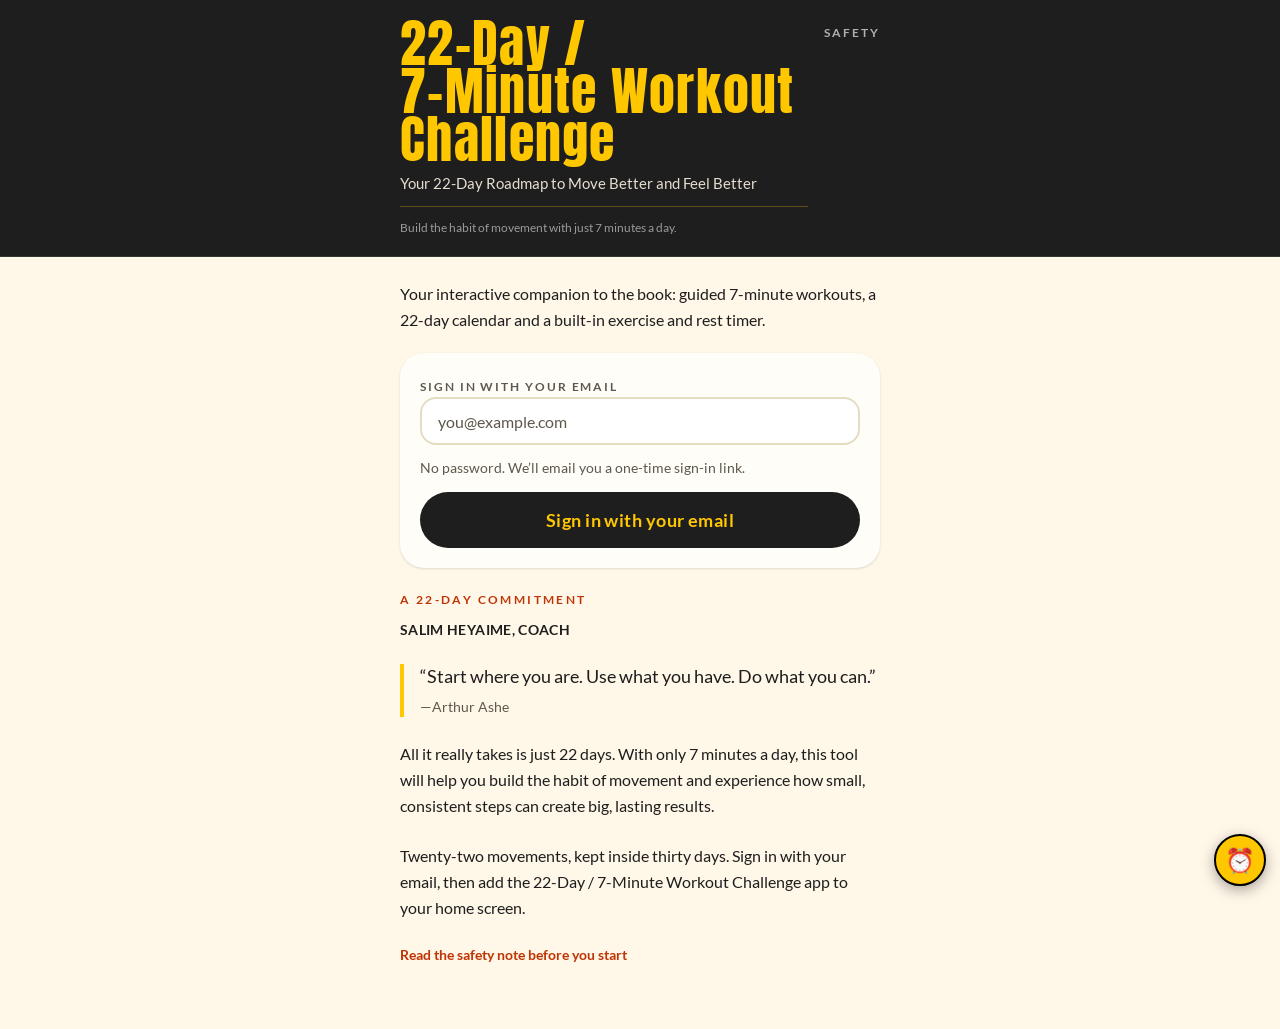
<file: index.html>
<!doctype html>
<html lang="en">
  <head>
    <meta charset="UTF-8" />
    <link rel="icon" type="image/png" sizes="32x32" href="/icons/favicon-32-v5.png" />
    <link rel="icon" href="/favicon.ico" sizes="any" />
    <link rel="apple-touch-icon" href="/icons/apple-touch-icon-v5.png" />
    <meta name="viewport" content="width=device-width, initial-scale=1, viewport-fit=cover" />
    <meta name="theme-color" content="#FFC700" />
    <meta
      name="description"
      content="Salim Heyaime’s 22-day movement program. A guided 7-minute workout each day."
    />
    <meta name="robots" content="noindex, nofollow" />
    <link rel="canonical" href="https://app.coachsalimheyaime.com/" />
    <meta name="apple-mobile-web-app-capable" content="yes" />
    <meta name="mobile-web-app-capable" content="yes" />
    <meta name="apple-mobile-web-app-status-bar-style" content="black-translucent" />
    <meta name="apple-mobile-web-app-title" content="22-Day" />
    <title>22-Day / 7-Minute Workout Challenge</title>
    <!-- Check-in fields paused (interim): hides energy/mood/reflection inputs and keeps them out of every day_logs write. -->
    <script src="/assets/checkins-off-d7317ff2.js"></script>
    <!-- Book-code gate (preview): after sign-in, accounts without access enter the code from the book. -->
    <script defer src="/assets/book-gate-65e3cbe8.js"></script>
    <script type="module" crossorigin src="/assets/index-29c23b94.js"></script>
    <link rel="stylesheet" crossorigin href="/assets/index-6953f694.css">
    <script defer src="/assets/reminders-dc1cd6b2.js"></script>
  <link rel="manifest" href="/manifest.webmanifest"><script id="vite-plugin-pwa:register-sw" src="/registerSW.js"></script></head>
  <body>
    <div id="root"></div>
    <noscript>The 22-Day / 7-Minute Workout Challenge app needs JavaScript for the workout timer and your check-offs.</noscript>
  <script src="/js/external-links.js" defer></script>
  </body>
</html>
</file>
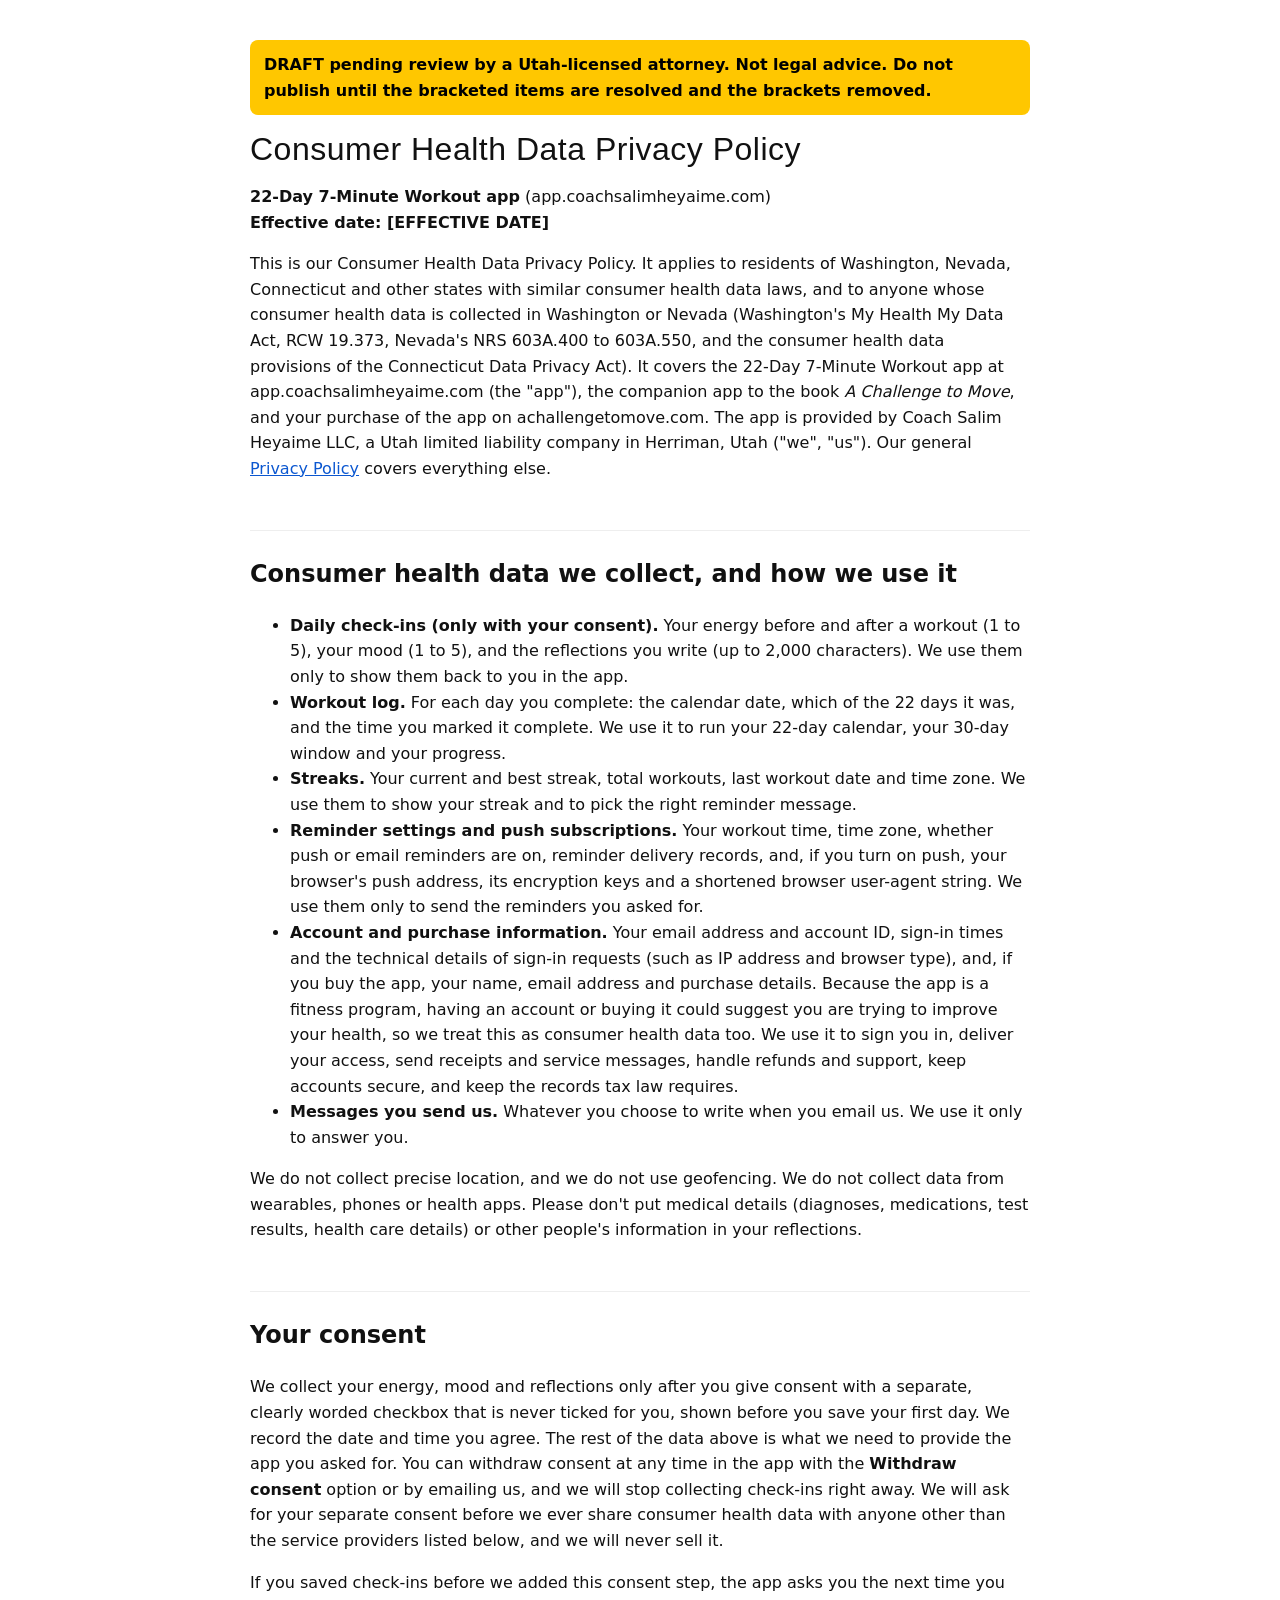
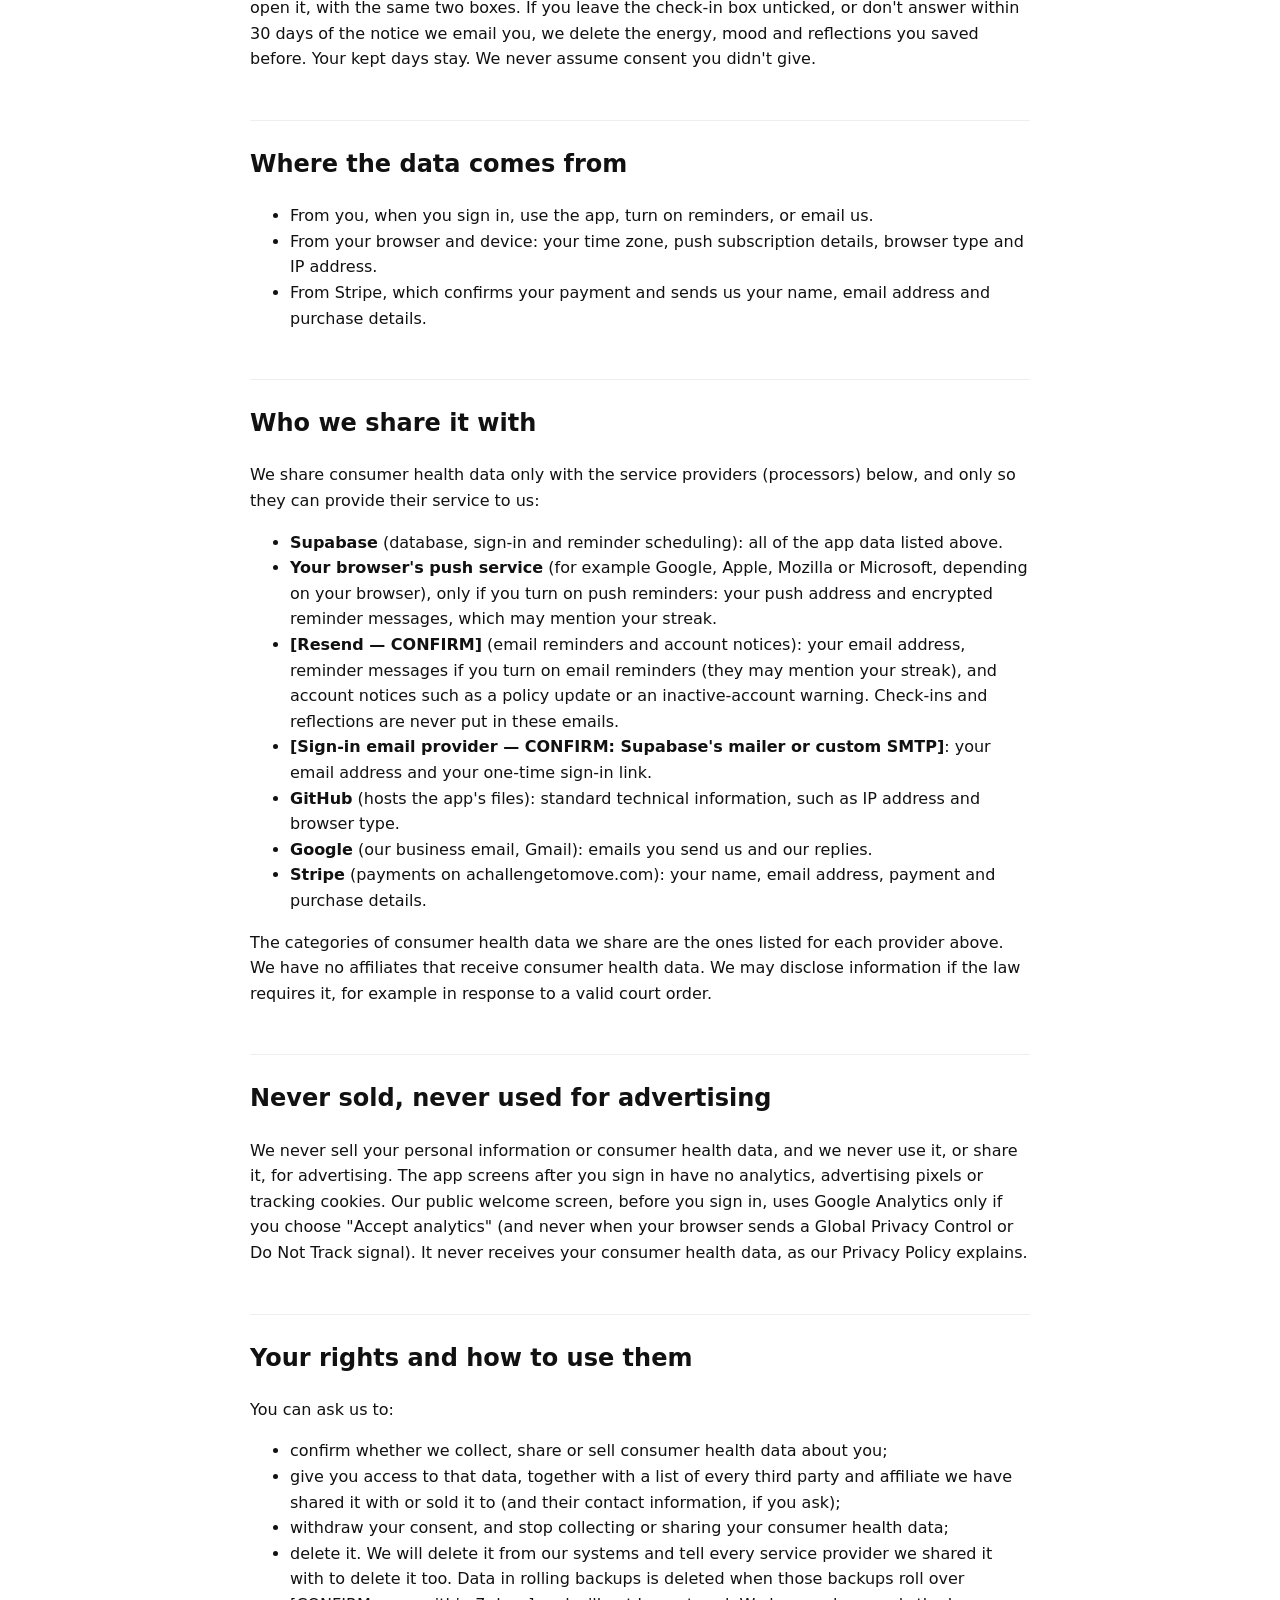
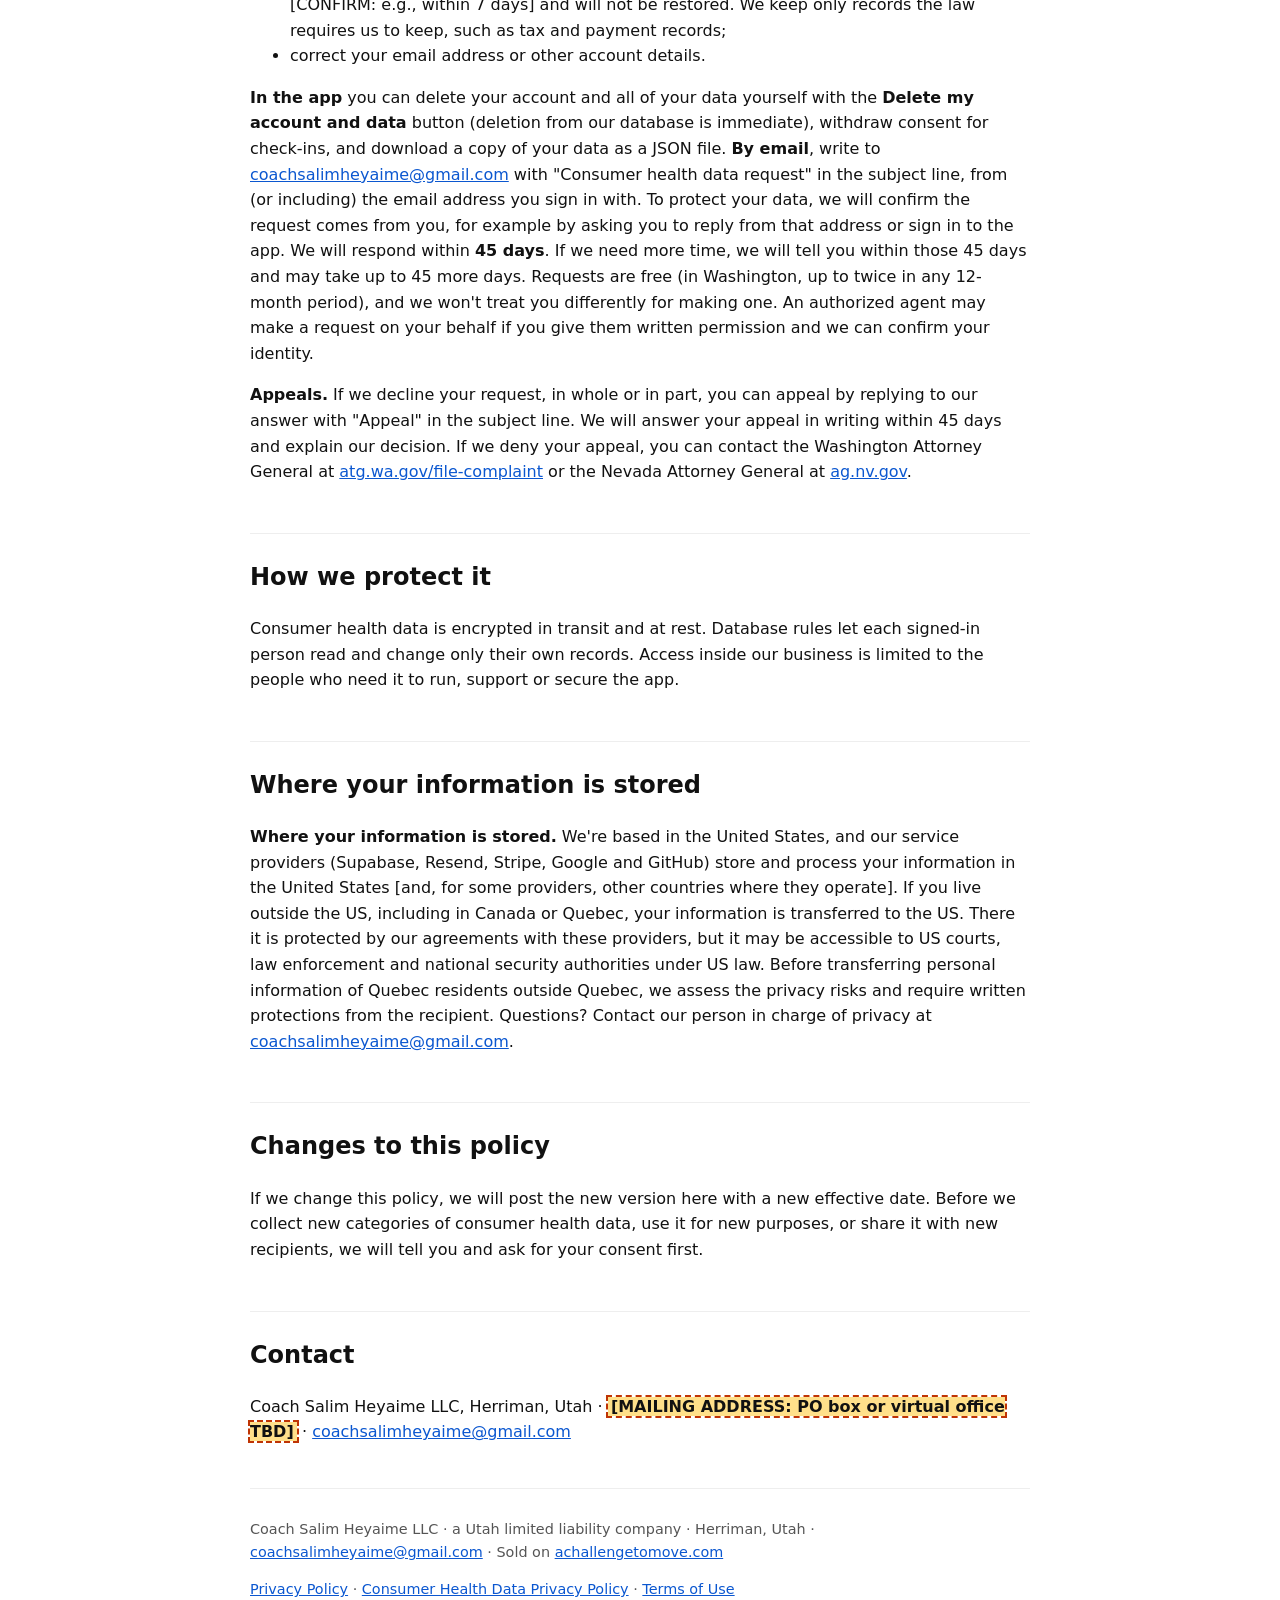
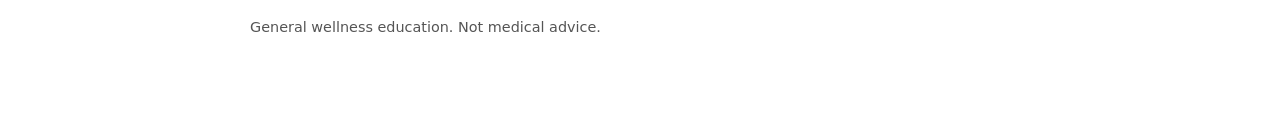
<file: consumer-health-data/index.html>
<!doctype html>
<html lang="en">
<head>
<meta charset="utf-8">
<meta name="viewport" content="width=device-width, initial-scale=1">
<meta name="robots" content="noindex, nofollow">
<title>Consumer Health Data Privacy Policy · 22-Day 7-Minute Workout · DRAFT</title>
<style>
  body{font-family:Lato,system-ui,-apple-system,"Segoe UI",Arial,sans-serif;line-height:1.6;max-width:780px;margin:0 auto;padding:24px 18px 60px;color:#111;background:#fff}
  h1{font-family:Anton,Impact,"Arial Narrow",sans-serif;font-weight:400;letter-spacing:.5px;line-height:1.15;margin:.4em 0}
  h2{margin-top:2em;border-top:1px solid #eee;padding-top:1em}
  .draft{background:#FFC700;color:#000;padding:12px 14px;border-radius:8px;font-weight:700}
  .note{background:#fff7d6;border-left:4px solid #FFC700;padding:10px 14px;margin:1em 0}
  .alt{background:#eef4ff;border-left:4px solid #3b6fd8;padding:10px 14px;margin:1em 0}
  table{border-collapse:collapse;width:100%;font-size:.95em}
  th,td{border:1px solid #ddd;padding:8px;vertical-align:top;text-align:left}
  th{background:#f6f6f6}
  .caps{font-weight:700;text-transform:none}
  a{color:#0b57d0}
  footer{margin-top:3em;font-size:.9em;color:#555;border-top:1px solid #eee;padding-top:1em}
  .tbd{background:#ffe08a;outline:2px dashed #bf3404;padding:0 .2em;font-weight:700}
</style>
</head>
<body>
<p class="draft">DRAFT pending review by a Utah-licensed attorney. Not legal advice. Do not publish until the bracketed items are resolved and the brackets removed.</p>

<h1>Consumer Health Data Privacy Policy</h1>
<p><strong>22-Day 7-Minute Workout app</strong> (app.coachsalimheyaime.com)<br>
<strong>Effective date: [EFFECTIVE DATE]</strong></p>

<p>This is our Consumer Health Data Privacy Policy. It applies to residents of Washington, Nevada, Connecticut and other states with similar consumer health data laws, and to anyone whose consumer health data is collected in Washington or Nevada (Washington's My Health My Data Act, RCW 19.373, Nevada's NRS 603A.400 to 603A.550, and the consumer health data provisions of the Connecticut Data Privacy Act). It covers the 22-Day 7-Minute Workout app at app.coachsalimheyaime.com (the "app"), the companion app to the book <em>A Challenge to Move</em>, and your purchase of the app on achallengetomove.com. The app is provided by Coach Salim Heyaime LLC, a Utah limited liability company in Herriman, Utah ("we", "us"). Our general <a href="/privacy/">Privacy Policy</a> covers everything else.</p>

<h2>Consumer health data we collect, and how we use it</h2>
<ul>
  <li><strong>Daily check-ins (only with your consent).</strong> Your energy before and after a workout (1 to 5), your mood (1 to 5), and the reflections you write (up to 2,000 characters). We use them only to show them back to you in the app.</li>
  <li><strong>Workout log.</strong> For each day you complete: the calendar date, which of the 22 days it was, and the time you marked it complete. We use it to run your 22-day calendar, your 30-day window and your progress.</li>
  <li><strong>Streaks.</strong> Your current and best streak, total workouts, last workout date and time zone. We use them to show your streak and to pick the right reminder message.</li>
  <li><strong>Reminder settings and push subscriptions.</strong> Your workout time, time zone, whether push or email reminders are on, reminder delivery records, and, if you turn on push, your browser's push address, its encryption keys and a shortened browser user-agent string. We use them only to send the reminders you asked for.</li>
  <li><strong>Account and purchase information.</strong> Your email address and account ID, sign-in times and the technical details of sign-in requests (such as IP address and browser type), and, if you buy the app, your name, email address and purchase details. Because the app is a fitness program, having an account or buying it could suggest you are trying to improve your health, so we treat this as consumer health data too. We use it to sign you in, deliver your access, send receipts and service messages, handle refunds and support, keep accounts secure, and keep the records tax law requires.</li>
  <li><strong>Messages you send us.</strong> Whatever you choose to write when you email us. We use it only to answer you.</li>
</ul>
<p>We do not collect precise location, and we do not use geofencing. We do not collect data from wearables, phones or health apps. Please don't put medical details (diagnoses, medications, test results, health care details) or other people's information in your reflections.</p>

<h2>Your consent</h2>
<p>We collect your energy, mood and reflections only after you give consent with a separate, clearly worded checkbox that is never ticked for you, shown before you save your first day. We record the date and time you agree. The rest of the data above is what we need to provide the app you asked for. You can withdraw consent at any time in the app with the <strong>Withdraw consent</strong> option or by emailing us, and we will stop collecting check-ins right away. We will ask for your separate consent before we ever share consumer health data with anyone other than the service providers listed below, and we will never sell it.</p>
<p>If you saved check-ins before we added this consent step, the app asks you the next time you open it, with the same two boxes. If you leave the check-in box unticked, or don't answer within 30 days of the notice we email you, we delete the energy, mood and reflections you saved before. Your kept days stay. We never assume consent you didn't give.</p>

<h2>Where the data comes from</h2>
<ul>
  <li>From you, when you sign in, use the app, turn on reminders, or email us.</li>
  <li>From your browser and device: your time zone, push subscription details, browser type and IP address.</li>
  <li>From Stripe, which confirms your payment and sends us your name, email address and purchase details.</li>
</ul>

<h2>Who we share it with</h2>
<p>We share consumer health data only with the service providers (processors) below, and only so they can provide their service to us:</p>
<ul>
  <li><strong>Supabase</strong> (database, sign-in and reminder scheduling): all of the app data listed above.</li>
  <li><strong>Your browser's push service</strong> (for example Google, Apple, Mozilla or Microsoft, depending on your browser), only if you turn on push reminders: your push address and encrypted reminder messages, which may mention your streak.</li>
  <li><strong>[Resend — CONFIRM]</strong> (email reminders and account notices): your email address, reminder messages if you turn on email reminders (they may mention your streak), and account notices such as a policy update or an inactive-account warning. Check-ins and reflections are never put in these emails.</li>
  <li><strong>[Sign-in email provider — CONFIRM: Supabase's mailer or custom SMTP]</strong>: your email address and your one-time sign-in link.</li>
  <li><strong>GitHub</strong> (hosts the app's files): standard technical information, such as IP address and browser type.</li>
  <li><strong>Google</strong> (our business email, Gmail): emails you send us and our replies.</li>
  <li><strong>Stripe</strong> (payments on achallengetomove.com): your name, email address, payment and purchase details.</li>
</ul>
<p>The categories of consumer health data we share are the ones listed for each provider above. We have no affiliates that receive consumer health data. We may disclose information if the law requires it, for example in response to a valid court order.</p>

<h2>Never sold, never used for advertising</h2>
<p>We never sell your personal information or consumer health data, and we never use it, or share it, for advertising. The app screens after you sign in have no analytics, advertising pixels or tracking cookies. Our public welcome screen, before you sign in, uses Google Analytics only if you choose "Accept analytics" (and never when your browser sends a Global Privacy Control or Do Not Track signal). It never receives your consumer health data, as our Privacy Policy explains.</p>

<h2>Your rights and how to use them</h2>
<p>You can ask us to:</p>
<ul>
  <li>confirm whether we collect, share or sell consumer health data about you;</li>
  <li>give you access to that data, together with a list of every third party and affiliate we have shared it with or sold it to (and their contact information, if you ask);</li>
  <li>withdraw your consent, and stop collecting or sharing your consumer health data;</li>
  <li>delete it. We will delete it from our systems and tell every service provider we shared it with to delete it too. Data in rolling backups is deleted when those backups roll over [CONFIRM: e.g., within 7 days] and will not be restored. We keep only records the law requires us to keep, such as tax and payment records;</li>
  <li>correct your email address or other account details.</li>
</ul>
<p><strong>In the app</strong> you can delete your account and all of your data yourself with the <strong>Delete my account and data</strong> button (deletion from our database is immediate), withdraw consent for check-ins, and download a copy of your data as a JSON file. <strong>By email</strong>, write to <a href="mailto:coachsalimheyaime@gmail.com?subject=Consumer%20health%20data%20request">coachsalimheyaime@gmail.com</a> with "Consumer health data request" in the subject line, from (or including) the email address you sign in with. To protect your data, we will confirm the request comes from you, for example by asking you to reply from that address or sign in to the app. We will respond within <strong>45 days</strong>. If we need more time, we will tell you within those 45 days and may take up to 45 more days. Requests are free (in Washington, up to twice in any 12-month period), and we won't treat you differently for making one. An authorized agent may make a request on your behalf if you give them written permission and we can confirm your identity.</p>

<p><strong>Appeals.</strong> If we decline your request, in whole or in part, you can appeal by replying to our answer with "Appeal" in the subject line. We will answer your appeal in writing within 45 days and explain our decision. If we deny your appeal, you can contact the Washington Attorney General at <a href="https://www.atg.wa.gov/file-complaint">atg.wa.gov/file-complaint</a> or the Nevada Attorney General at <a href="https://ag.nv.gov/">ag.nv.gov</a>.</p>

<h2>How we protect it</h2>
<p>Consumer health data is encrypted in transit and at rest. Database rules let each signed-in person read and change only their own records. Access inside our business is limited to the people who need it to run, support or secure the app.</p>

<h2>Where your information is stored</h2>
<p><strong>Where your information is stored.</strong> We're based in the United States, and our service providers (Supabase, Resend, Stripe, Google and GitHub) store and process your information in the United States [and, for some providers, other countries where they operate]. If you live outside the US, including in Canada or Quebec, your information is transferred to the US. There it is protected by our agreements with these providers, but it may be accessible to US courts, law enforcement and national security authorities under US law. Before transferring personal information of Quebec residents outside Quebec, we assess the privacy risks and require written protections from the recipient. Questions? Contact our person in charge of privacy at <a href="mailto:coachsalimheyaime@gmail.com">coachsalimheyaime@gmail.com</a>.</p>

<h2>Changes to this policy</h2>
<p>If we change this policy, we will post the new version here with a new effective date. Before we collect new categories of consumer health data, use it for new purposes, or share it with new recipients, we will tell you and ask for your consent first.</p>

<h2>Contact</h2>
<p>Coach Salim Heyaime LLC, Herriman, Utah · <span class="tbd">[MAILING ADDRESS: PO box or virtual office TBD]</span> · <a href="mailto:coachsalimheyaime@gmail.com">coachsalimheyaime@gmail.com</a></p>

<footer>
<p>Coach Salim Heyaime LLC · a Utah limited liability company · Herriman, Utah · <a href="mailto:coachsalimheyaime@gmail.com">coachsalimheyaime@gmail.com</a> · Sold on <a href="https://achallengetomove.com/">achallengetomove.com</a></p>
<p><a href="/privacy/">Privacy Policy</a> · <a href="/consumer-health-data/">Consumer Health Data Privacy Policy</a> · <a href="/terms/">Terms of Use</a></p>
<p>General wellness education. Not medical advice.</p>
</footer>
</body>
</html>
</file>
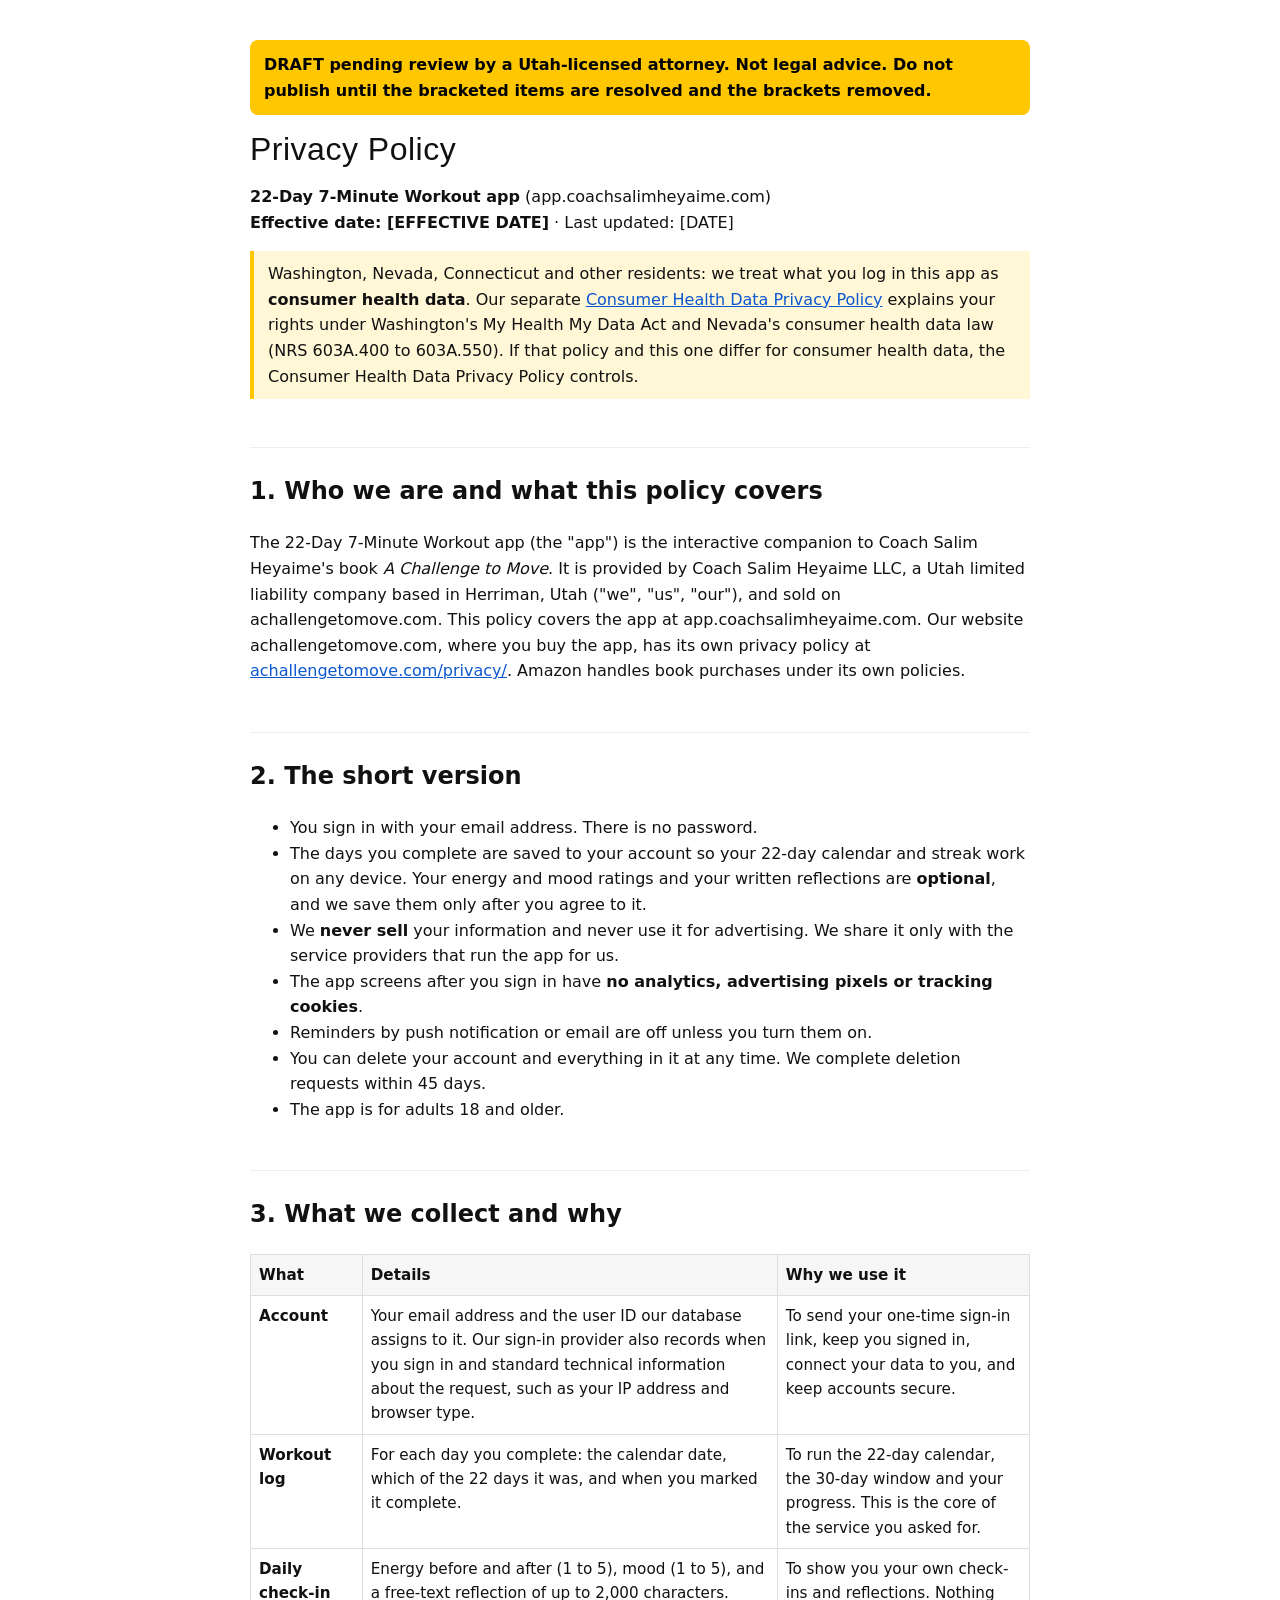
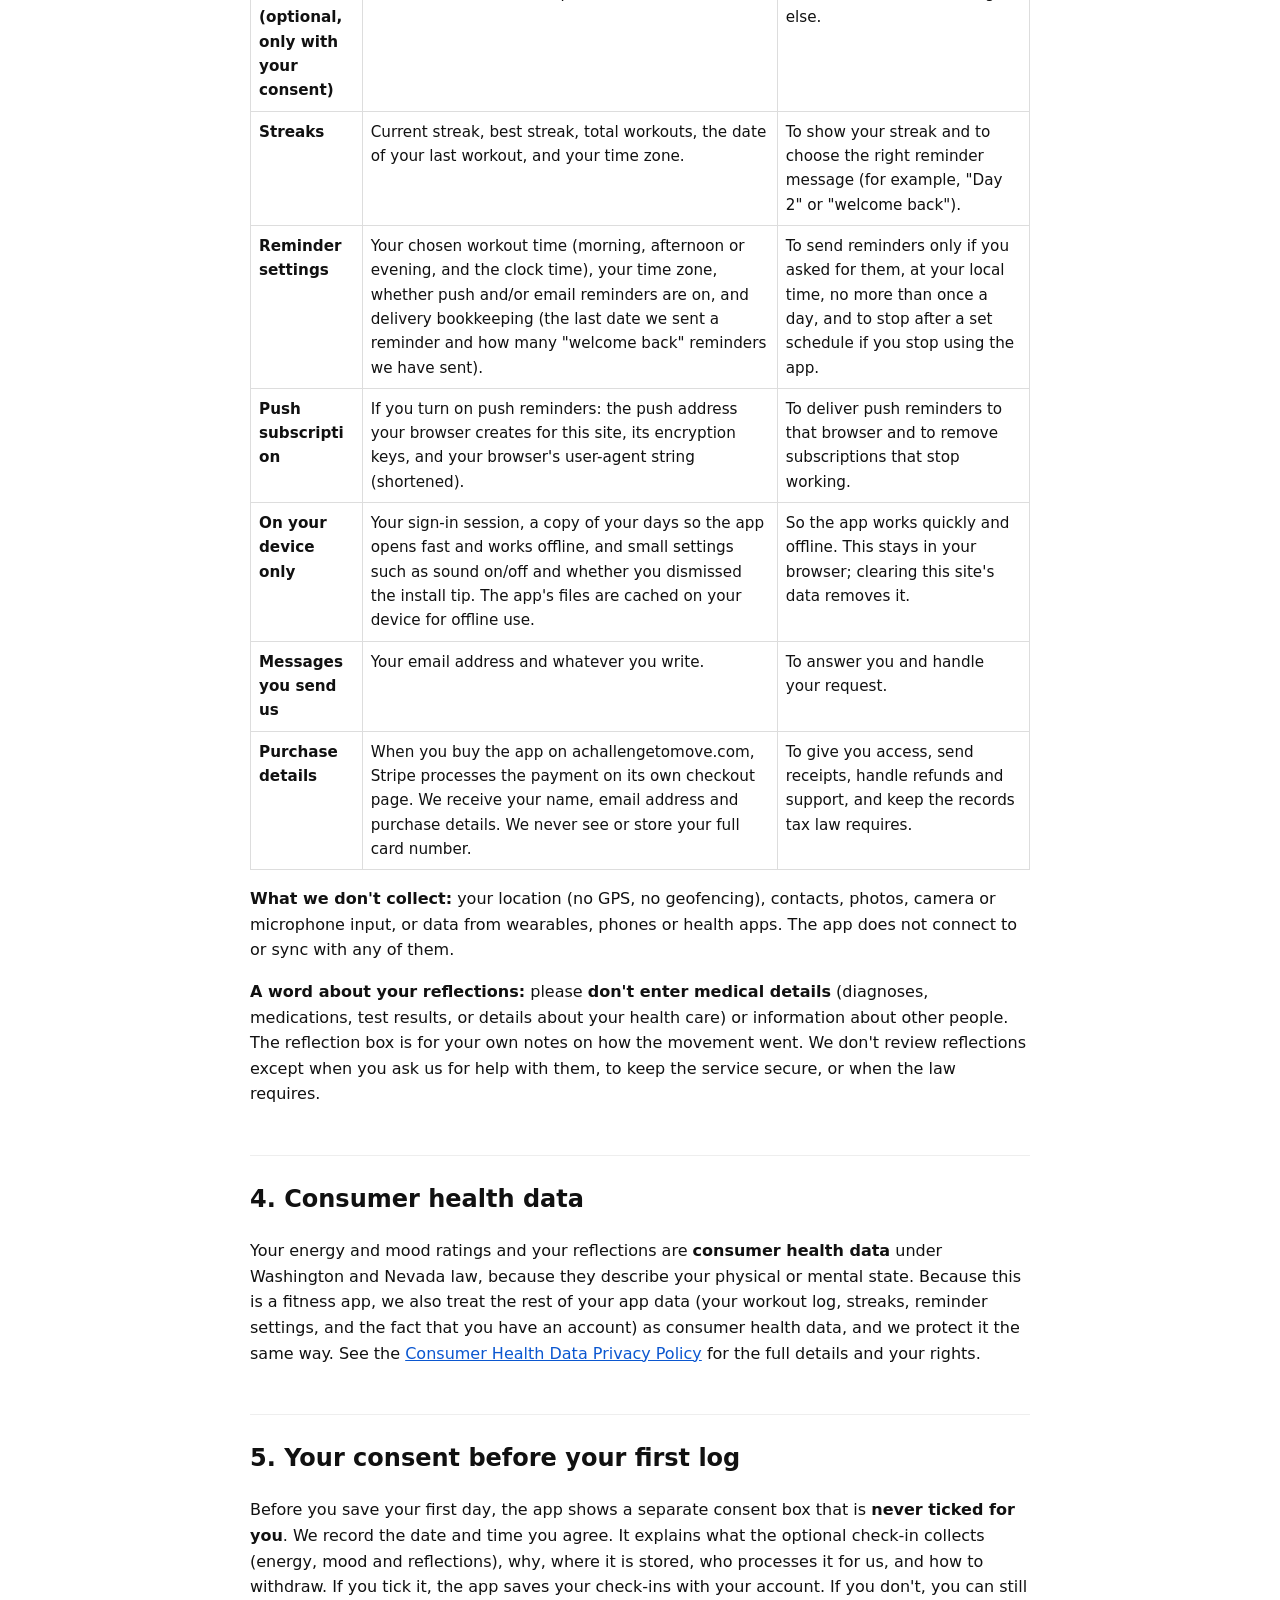
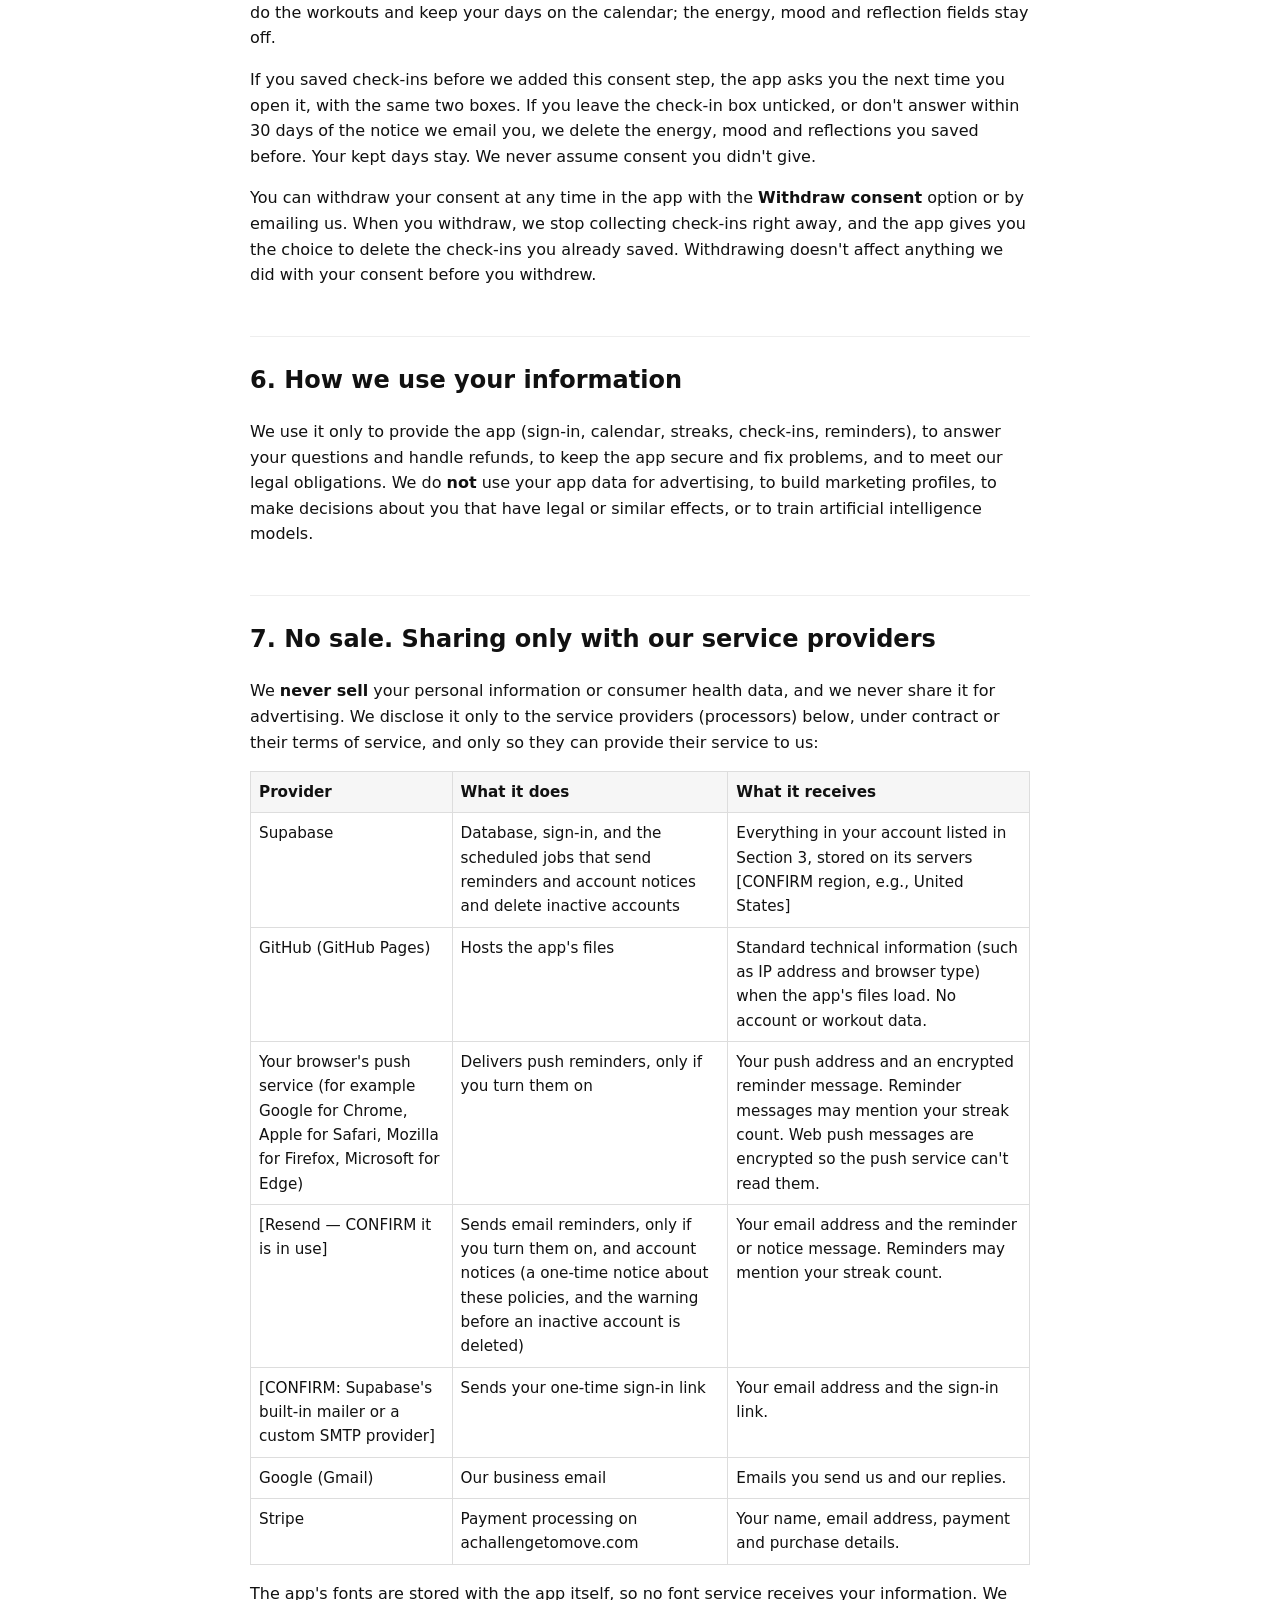
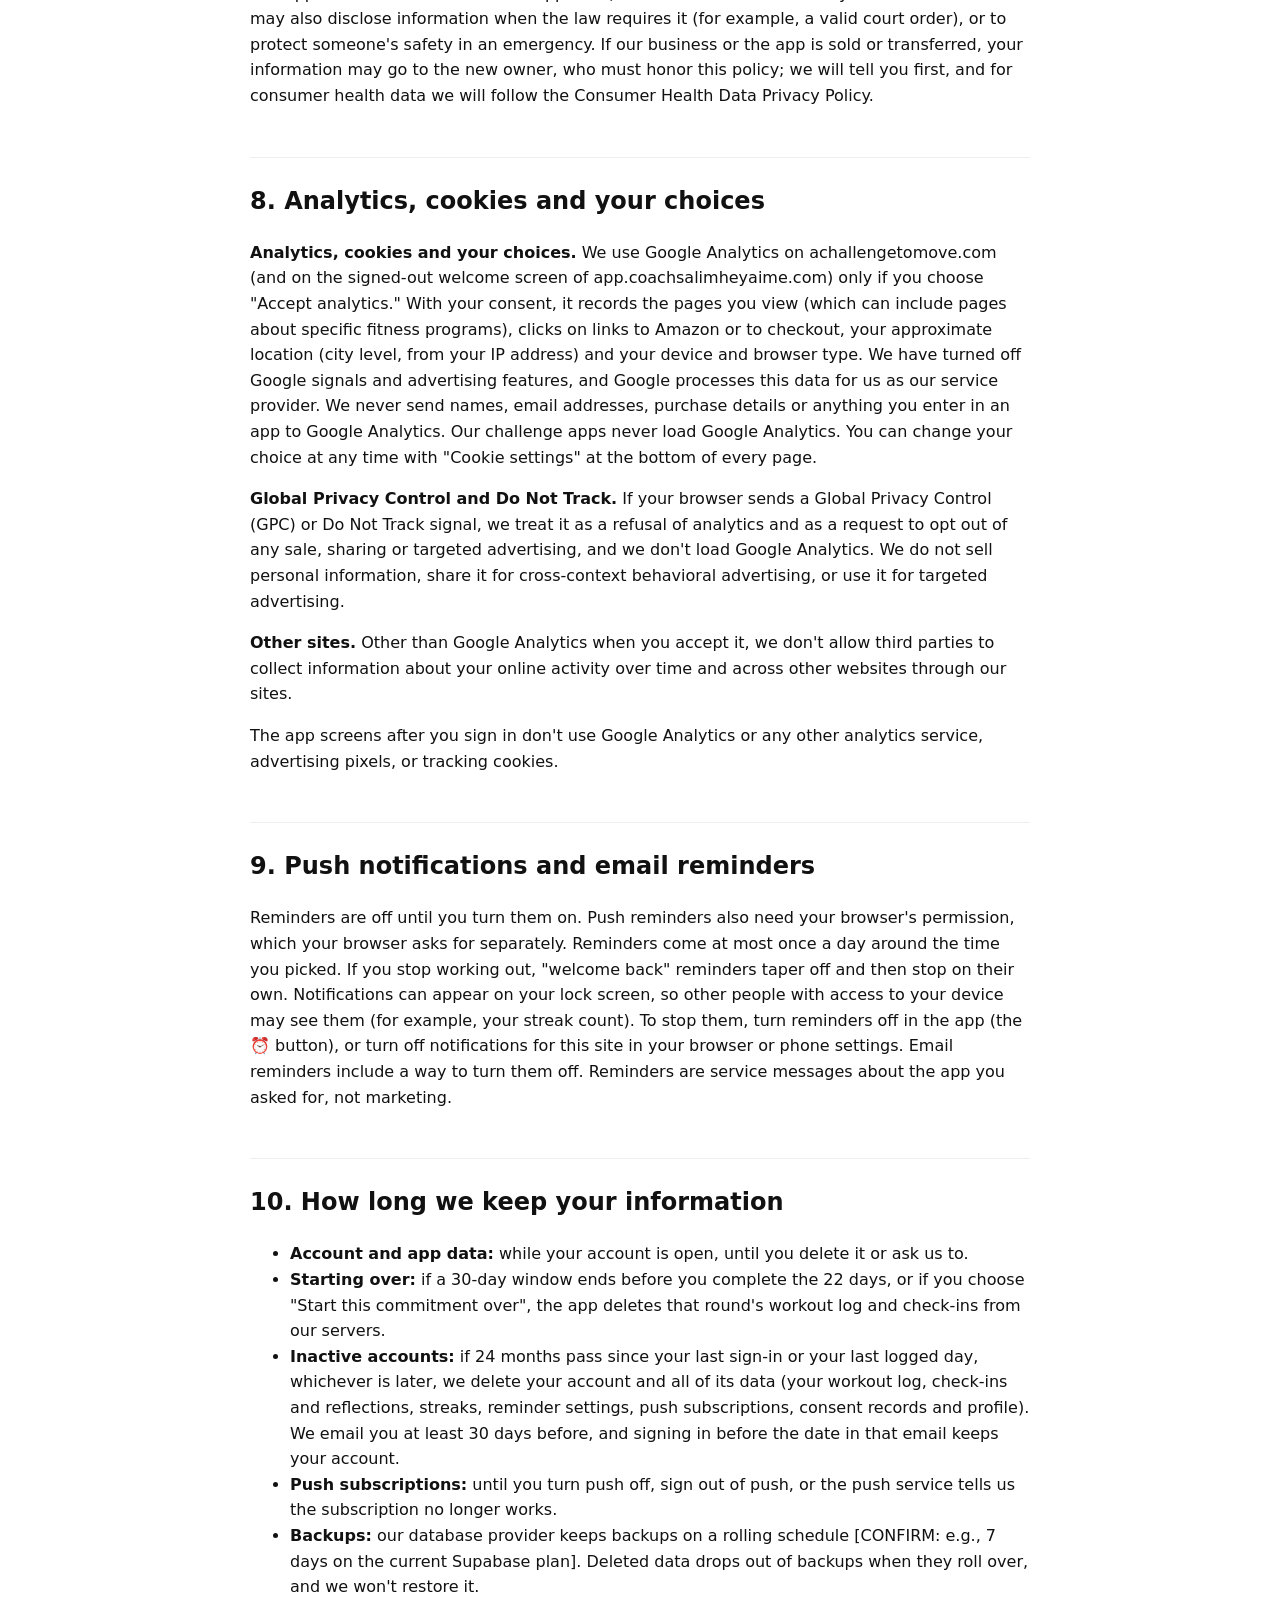
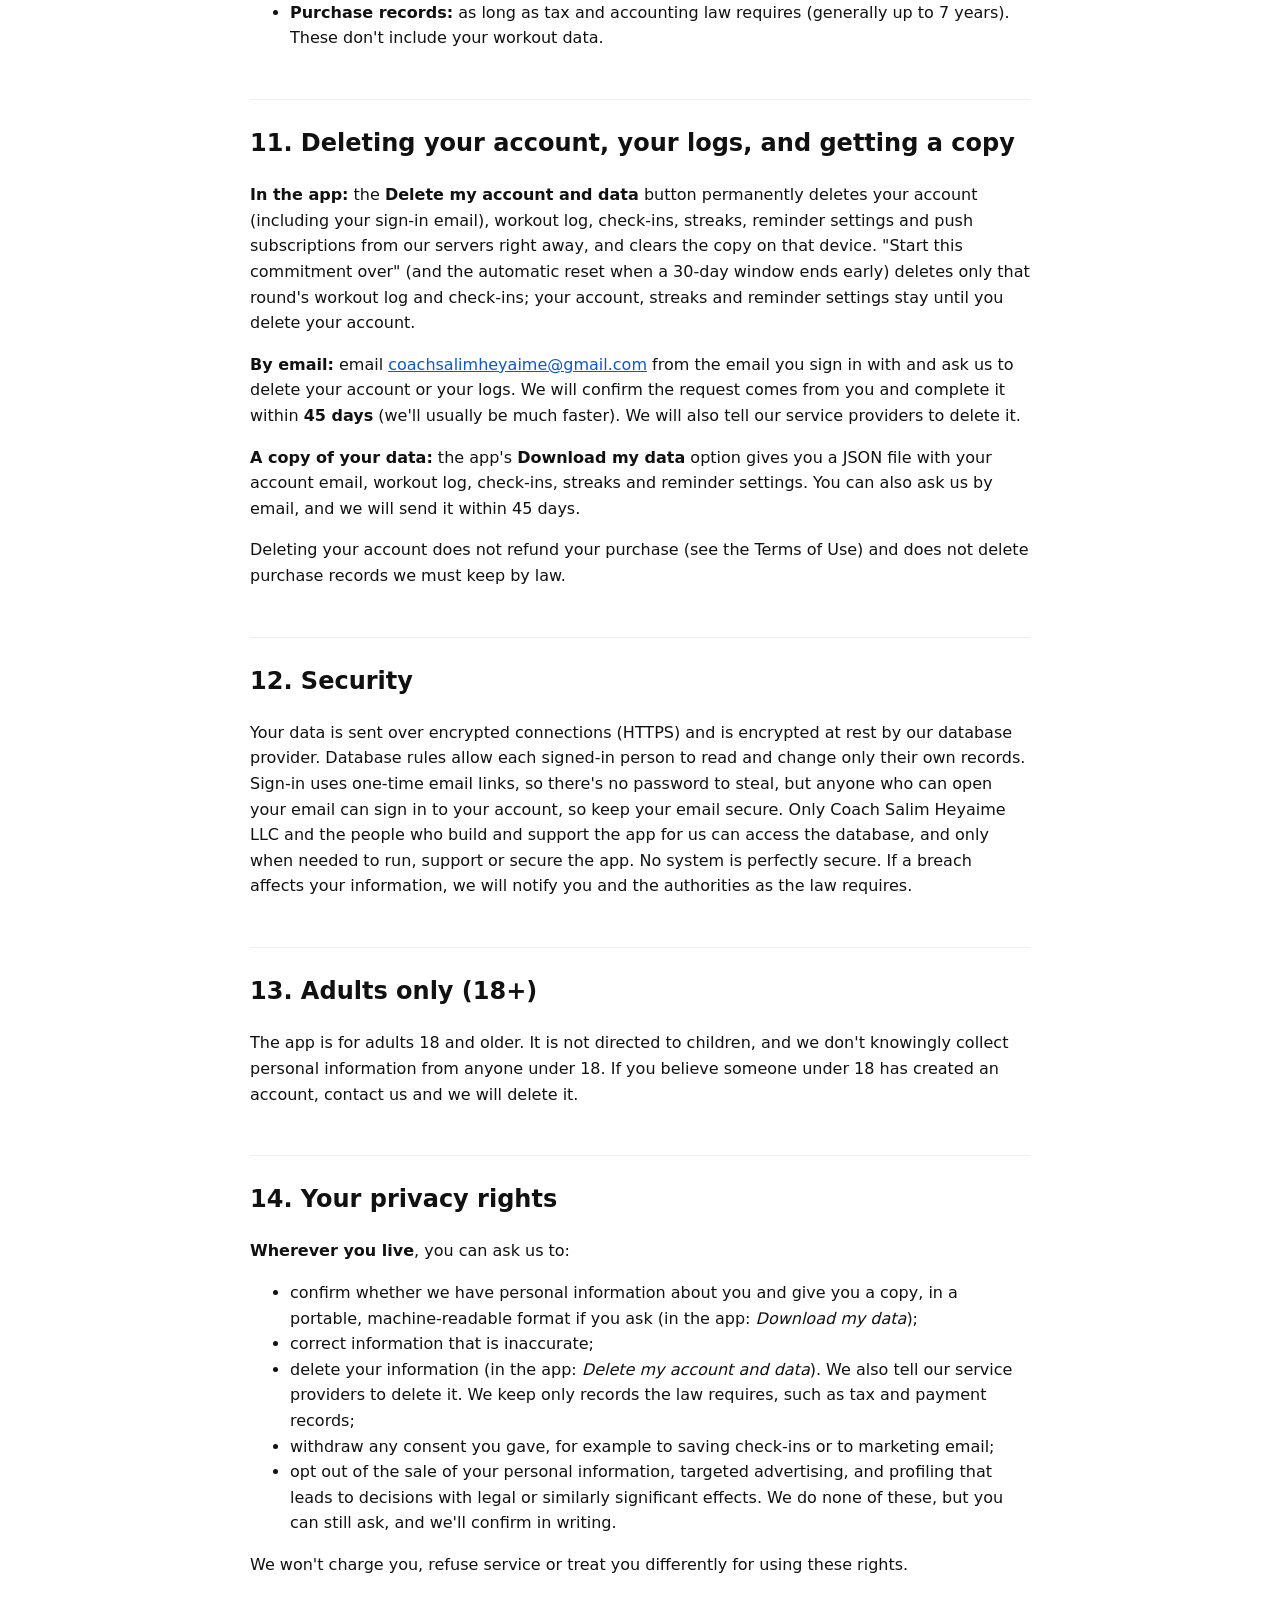
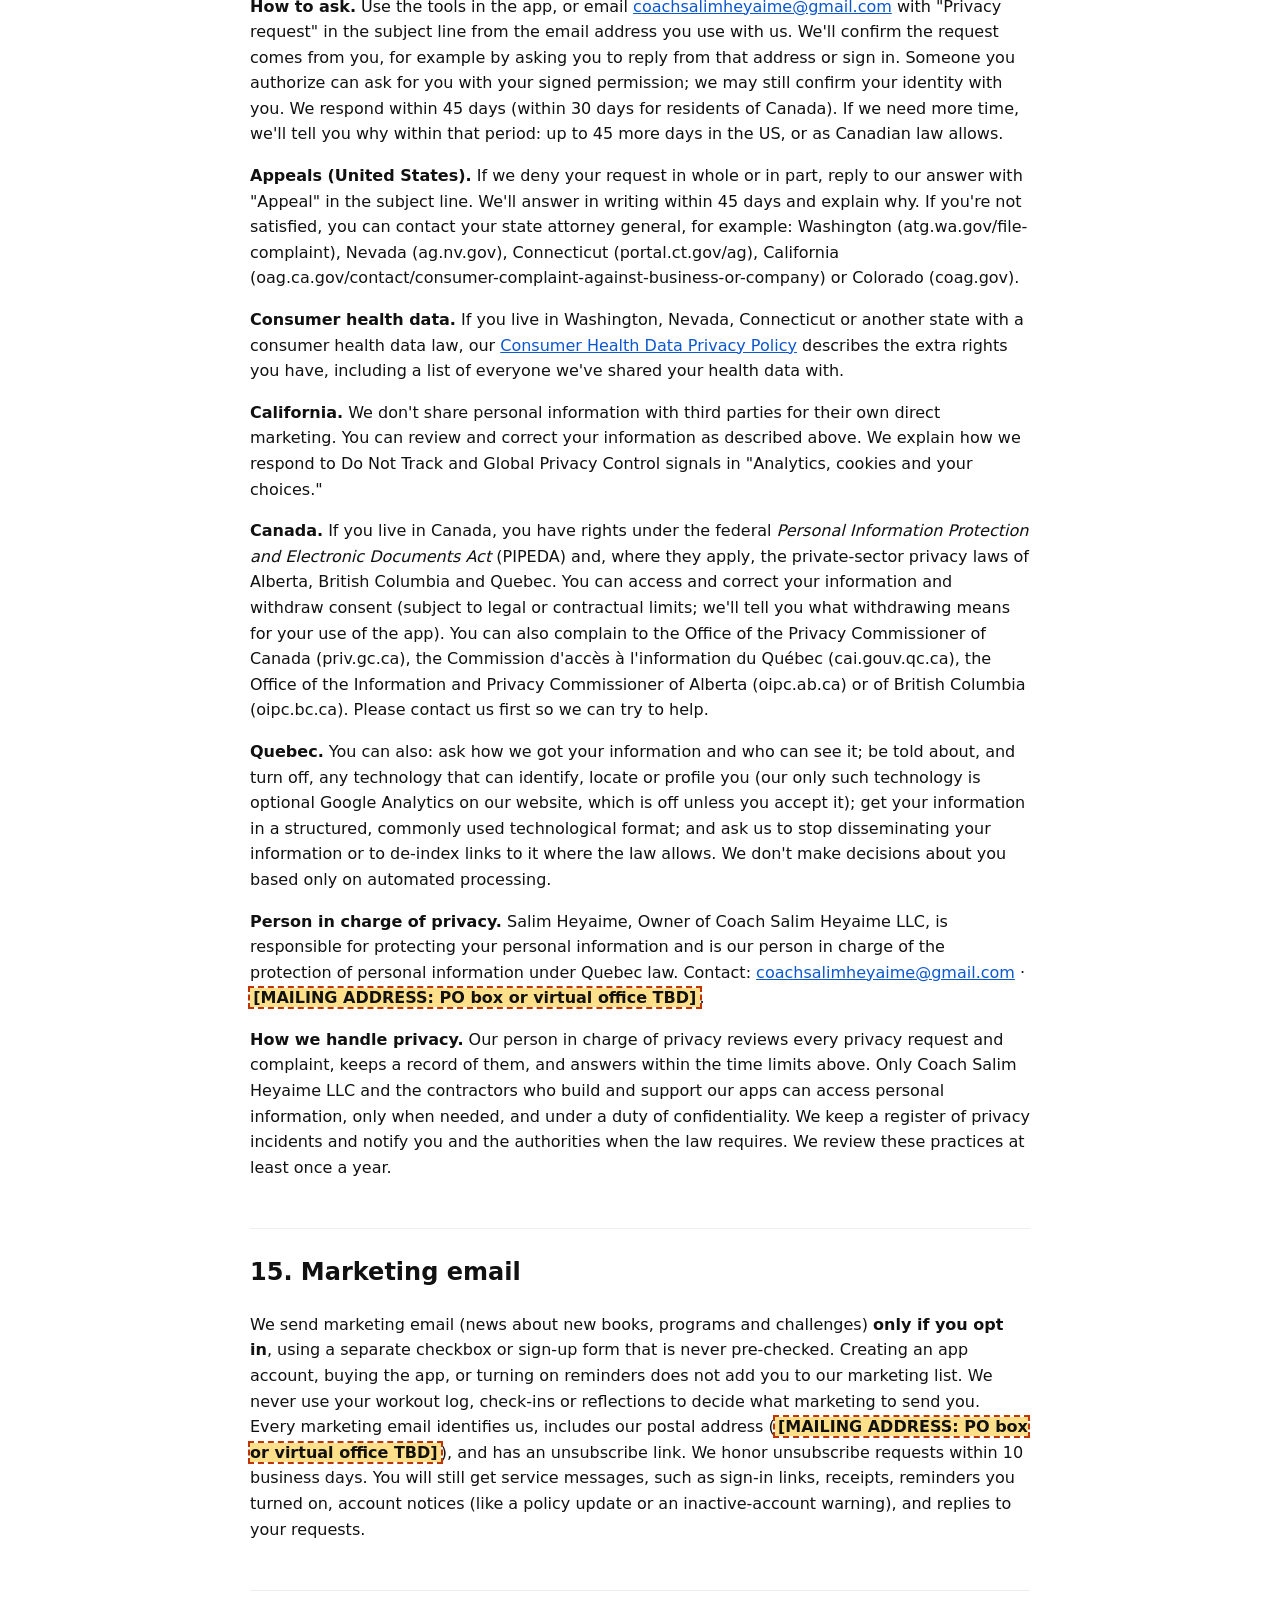
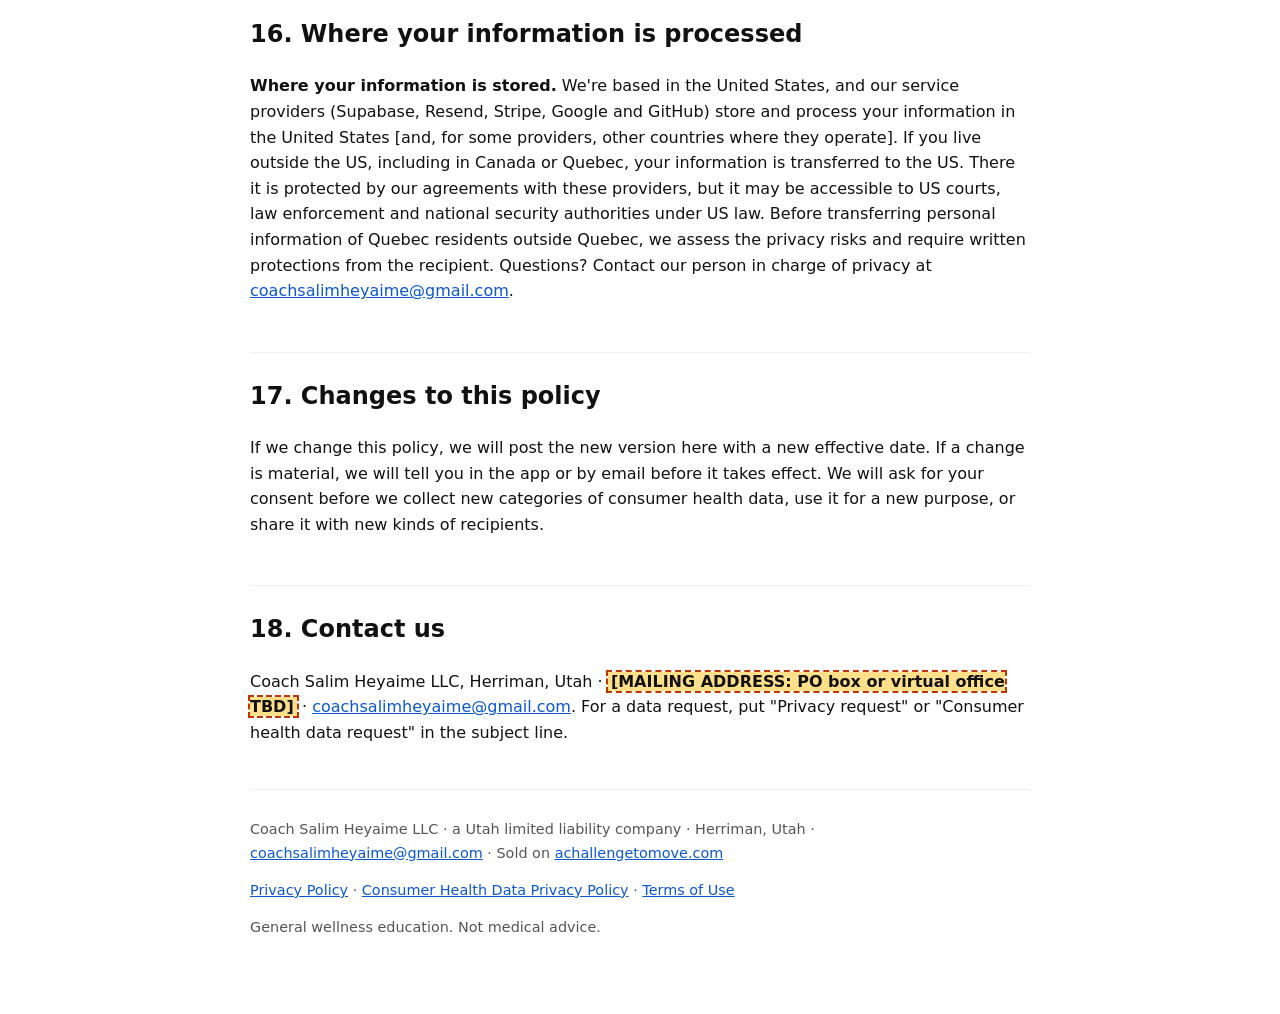
<file: privacy/index.html>
<!doctype html>
<html lang="en">
<head>
<meta charset="utf-8">
<meta name="viewport" content="width=device-width, initial-scale=1">
<meta name="robots" content="noindex, nofollow">
<title>Privacy Policy · 22-Day 7-Minute Workout · DRAFT</title>
<style>
  body{font-family:Lato,system-ui,-apple-system,"Segoe UI",Arial,sans-serif;line-height:1.6;max-width:780px;margin:0 auto;padding:24px 18px 60px;color:#111;background:#fff}
  h1{font-family:Anton,Impact,"Arial Narrow",sans-serif;font-weight:400;letter-spacing:.5px;line-height:1.15;margin:.4em 0}
  h2{margin-top:2em;border-top:1px solid #eee;padding-top:1em}
  .draft{background:#FFC700;color:#000;padding:12px 14px;border-radius:8px;font-weight:700}
  .note{background:#fff7d6;border-left:4px solid #FFC700;padding:10px 14px;margin:1em 0}
  .alt{background:#eef4ff;border-left:4px solid #3b6fd8;padding:10px 14px;margin:1em 0}
  table{border-collapse:collapse;width:100%;font-size:.95em}
  th,td{overflow-wrap:anywhere}
  th,td{border:1px solid #ddd;padding:8px;vertical-align:top;text-align:left}
  th{background:#f6f6f6}
  .caps{font-weight:700;text-transform:none}
  a{color:#0b57d0}
  footer{margin-top:3em;font-size:.9em;color:#555;border-top:1px solid #eee;padding-top:1em}
  .tbd{background:#ffe08a;outline:2px dashed #bf3404;padding:0 .2em;font-weight:700}
</style>
</head>
<body>
<p class="draft">DRAFT pending review by a Utah-licensed attorney. Not legal advice. Do not publish until the bracketed items are resolved and the brackets removed.</p>

<h1>Privacy Policy</h1>
<p><strong>22-Day 7-Minute Workout app</strong> (app.coachsalimheyaime.com)<br>
<strong>Effective date: [EFFECTIVE DATE]</strong> · Last updated: [DATE]</p>

<p class="note">Washington, Nevada, Connecticut and other residents: we treat what you log in this app as <strong>consumer health data</strong>. Our separate <a href="/consumer-health-data/">Consumer Health Data Privacy Policy</a> explains your rights under Washington's My Health My Data Act and Nevada's consumer health data law (NRS 603A.400 to 603A.550). If that policy and this one differ for consumer health data, the Consumer Health Data Privacy Policy controls.</p>

<h2>1. Who we are and what this policy covers</h2>
<p>The 22-Day 7-Minute Workout app (the "app") is the interactive companion to Coach Salim Heyaime's book <em>A Challenge to Move</em>. It is provided by Coach Salim Heyaime LLC, a Utah limited liability company based in Herriman, Utah ("we", "us", "our"), and sold on achallengetomove.com. This policy covers the app at app.coachsalimheyaime.com. Our website achallengetomove.com, where you buy the app, has its own privacy policy at <a href="https://achallengetomove.com/privacy/">achallengetomove.com/privacy/</a>. Amazon handles book purchases under its own policies.</p>

<h2>2. The short version</h2>
<ul>
  <li>You sign in with your email address. There is no password.</li>
  <li>The days you complete are saved to your account so your 22-day calendar and streak work on any device. Your energy and mood ratings and your written reflections are <strong>optional</strong>, and we save them only after you agree to it.</li>
  <li>We <strong>never sell</strong> your information and never use it for advertising. We share it only with the service providers that run the app for us.</li>
  <li>The app screens after you sign in have <strong>no analytics, advertising pixels or tracking cookies</strong>.</li>
  <li>Reminders by push notification or email are off unless you turn them on.</li>
  <li>You can delete your account and everything in it at any time. We complete deletion requests within 45 days.</li>
  <li>The app is for adults 18 and older.</li>
</ul>

<h2>3. What we collect and why</h2>
<table>
<tr><th>What</th><th>Details</th><th>Why we use it</th></tr>
<tr><td><strong>Account</strong></td><td>Your email address and the user ID our database assigns to it. Our sign-in provider also records when you sign in and standard technical information about the request, such as your IP address and browser type.</td><td>To send your one-time sign-in link, keep you signed in, connect your data to you, and keep accounts secure.</td></tr>
<tr><td><strong>Workout log</strong></td><td>For each day you complete: the calendar date, which of the 22 days it was, and when you marked it complete.</td><td>To run the 22-day calendar, the 30-day window and your progress. This is the core of the service you asked for.</td></tr>
<tr><td><strong>Daily check-in (optional, only with your consent)</strong></td><td>Energy before and after (1 to 5), mood (1 to 5), and a free-text reflection of up to 2,000 characters.</td><td>To show you your own check-ins and reflections. Nothing else.</td></tr>
<tr><td><strong>Streaks</strong></td><td>Current streak, best streak, total workouts, the date of your last workout, and your time zone.</td><td>To show your streak and to choose the right reminder message (for example, "Day 2" or "welcome back").</td></tr>
<tr><td><strong>Reminder settings</strong></td><td>Your chosen workout time (morning, afternoon or evening, and the clock time), your time zone, whether push and/or email reminders are on, and delivery bookkeeping (the last date we sent a reminder and how many "welcome back" reminders we have sent).</td><td>To send reminders only if you asked for them, at your local time, no more than once a day, and to stop after a set schedule if you stop using the app.</td></tr>
<tr><td><strong>Push subscription</strong></td><td>If you turn on push reminders: the push address your browser creates for this site, its encryption keys, and your browser's user-agent string (shortened).</td><td>To deliver push reminders to that browser and to remove subscriptions that stop working.</td></tr>
<tr><td><strong>On your device only</strong></td><td>Your sign-in session, a copy of your days so the app opens fast and works offline, and small settings such as sound on/off and whether you dismissed the install tip. The app's files are cached on your device for offline use.</td><td>So the app works quickly and offline. This stays in your browser; clearing this site's data removes it.</td></tr>
<tr><td><strong>Messages you send us</strong></td><td>Your email address and whatever you write.</td><td>To answer you and handle your request.</td></tr>
<tr><td><strong>Purchase details</strong></td><td>When you buy the app on achallengetomove.com, Stripe processes the payment on its own checkout page. We receive your name, email address and purchase details. We never see or store your full card number.</td><td>To give you access, send receipts, handle refunds and support, and keep the records tax law requires.</td></tr>
</table>
<p><strong>What we don't collect:</strong> your location (no GPS, no geofencing), contacts, photos, camera or microphone input, or data from wearables, phones or health apps. The app does not connect to or sync with any of them.</p>
<p><strong>A word about your reflections:</strong> please <strong>don't enter medical details</strong> (diagnoses, medications, test results, or details about your health care) or information about other people. The reflection box is for your own notes on how the movement went. We don't review reflections except when you ask us for help with them, to keep the service secure, or when the law requires.</p>

<h2>4. Consumer health data</h2>
<p>Your energy and mood ratings and your reflections are <strong>consumer health data</strong> under Washington and Nevada law, because they describe your physical or mental state. Because this is a fitness app, we also treat the rest of your app data (your workout log, streaks, reminder settings, and the fact that you have an account) as consumer health data, and we protect it the same way. See the <a href="/consumer-health-data/">Consumer Health Data Privacy Policy</a> for the full details and your rights.</p>

<h2>5. Your consent before your first log</h2>
<p>Before you save your first day, the app shows a separate consent box that is <strong>never ticked for you</strong>. We record the date and time you agree. It explains what the optional check-in collects (energy, mood and reflections), why, where it is stored, who processes it for us, and how to withdraw. If you tick it, the app saves your check-ins with your account. If you don't, you can still do the workouts and keep your days on the calendar; the energy, mood and reflection fields stay off.</p>
<p>If you saved check-ins before we added this consent step, the app asks you the next time you open it, with the same two boxes. If you leave the check-in box unticked, or don't answer within 30 days of the notice we email you, we delete the energy, mood and reflections you saved before. Your kept days stay. We never assume consent you didn't give.</p>
<p>You can withdraw your consent at any time in the app with the <strong>Withdraw consent</strong> option or by emailing us. When you withdraw, we stop collecting check-ins right away, and the app gives you the choice to delete the check-ins you already saved. Withdrawing doesn't affect anything we did with your consent before you withdrew.</p>

<h2>6. How we use your information</h2>
<p>We use it only to provide the app (sign-in, calendar, streaks, check-ins, reminders), to answer your questions and handle refunds, to keep the app secure and fix problems, and to meet our legal obligations. We do <strong>not</strong> use your app data for advertising, to build marketing profiles, to make decisions about you that have legal or similar effects, or to train artificial intelligence models.</p>

<h2>7. No sale. Sharing only with our service providers</h2>
<p>We <strong>never sell</strong> your personal information or consumer health data, and we never share it for advertising. We disclose it only to the service providers (processors) below, under contract or their terms of service, and only so they can provide their service to us:</p>
<table>
<tr><th>Provider</th><th>What it does</th><th>What it receives</th></tr>
<tr><td>Supabase</td><td>Database, sign-in, and the scheduled jobs that send reminders and account notices and delete inactive accounts</td><td>Everything in your account listed in Section 3, stored on its servers [CONFIRM region, e.g., United States]</td></tr>
<tr><td>GitHub (GitHub Pages)</td><td>Hosts the app's files</td><td>Standard technical information (such as IP address and browser type) when the app's files load. No account or workout data.</td></tr>
<tr><td>Your browser's push service (for example Google for Chrome, Apple for Safari, Mozilla for Firefox, Microsoft for Edge)</td><td>Delivers push reminders, only if you turn them on</td><td>Your push address and an encrypted reminder message. Reminder messages may mention your streak count. Web push messages are encrypted so the push service can't read them.</td></tr>
<tr><td>[Resend — CONFIRM it is in use]</td><td>Sends email reminders, only if you turn them on, and account notices (a one-time notice about these policies, and the warning before an inactive account is deleted)</td><td>Your email address and the reminder or notice message. Reminders may mention your streak count.</td></tr>
<tr><td>[CONFIRM: Supabase's built-in mailer or a custom SMTP provider]</td><td>Sends your one-time sign-in link</td><td>Your email address and the sign-in link.</td></tr>
<tr><td>Google (Gmail)</td><td>Our business email</td><td>Emails you send us and our replies.</td></tr>
<tr><td>Stripe</td><td>Payment processing on achallengetomove.com</td><td>Your name, email address, payment and purchase details.</td></tr>
</table>
<p>The app's fonts are stored with the app itself, so no font service receives your information. We may also disclose information when the law requires it (for example, a valid court order), or to protect someone's safety in an emergency. If our business or the app is sold or transferred, your information may go to the new owner, who must honor this policy; we will tell you first, and for consumer health data we will follow the Consumer Health Data Privacy Policy.</p>

<h2>8. Analytics, cookies and your choices</h2>
<p><strong>Analytics, cookies and your choices.</strong> We use Google Analytics on achallengetomove.com (and on the signed-out welcome screen of app.coachsalimheyaime.com) only if you choose "Accept analytics." With your consent, it records the pages you view (which can include pages about specific fitness programs), clicks on links to Amazon or to checkout, your approximate location (city level, from your IP address) and your device and browser type. We have turned off Google signals and advertising features, and Google processes this data for us as our service provider. We never send names, email addresses, purchase details or anything you enter in an app to Google Analytics. Our challenge apps never load Google Analytics. You can change your choice at any time with "Cookie settings" at the bottom of every page.</p>
<p><strong>Global Privacy Control and Do Not Track.</strong> If your browser sends a Global Privacy Control (GPC) or Do Not Track signal, we treat it as a refusal of analytics and as a request to opt out of any sale, sharing or targeted advertising, and we don't load Google Analytics. We do not sell personal information, share it for cross-context behavioral advertising, or use it for targeted advertising.</p>
<p><strong>Other sites.</strong> Other than Google Analytics when you accept it, we don't allow third parties to collect information about your online activity over time and across other websites through our sites.</p>
<p>The app screens after you sign in don't use Google Analytics or any other analytics service, advertising pixels, or tracking cookies.</p>

<h2>9. Push notifications and email reminders</h2>
<p>Reminders are off until you turn them on. Push reminders also need your browser's permission, which your browser asks for separately. Reminders come at most once a day around the time you picked. If you stop working out, "welcome back" reminders taper off and then stop on their own. Notifications can appear on your lock screen, so other people with access to your device may see them (for example, your streak count). To stop them, turn reminders off in the app (the ⏰ button), or turn off notifications for this site in your browser or phone settings. Email reminders include a way to turn them off. Reminders are service messages about the app you asked for, not marketing.</p>

<h2>10. How long we keep your information</h2>
<ul>
  <li><strong>Account and app data:</strong> while your account is open, until you delete it or ask us to.</li>
  <li><strong>Starting over:</strong> if a 30-day window ends before you complete the 22 days, or if you choose "Start this commitment over", the app deletes that round's workout log and check-ins from our servers.</li>
  <li><strong>Inactive accounts:</strong> if 24 months pass since your last sign-in or your last logged day, whichever is later, we delete your account and all of its data (your workout log, check-ins and reflections, streaks, reminder settings, push subscriptions, consent records and profile). We email you at least 30 days before, and signing in before the date in that email keeps your account.</li>
  <li><strong>Push subscriptions:</strong> until you turn push off, sign out of push, or the push service tells us the subscription no longer works.</li>
  <li><strong>Backups:</strong> our database provider keeps backups on a rolling schedule [CONFIRM: e.g., 7 days on the current Supabase plan]. Deleted data drops out of backups when they roll over, and we won't restore it.</li>
  <li><strong>Purchase records:</strong> as long as tax and accounting law requires (generally up to 7 years). These don't include your workout data.</li>
</ul>

<h2>11. Deleting your account, your logs, and getting a copy</h2>
<p><strong>In the app:</strong> the <strong>Delete my account and data</strong> button permanently deletes your account (including your sign-in email), workout log, check-ins, streaks, reminder settings and push subscriptions from our servers right away, and clears the copy on that device. "Start this commitment over" (and the automatic reset when a 30-day window ends early) deletes only that round's workout log and check-ins; your account, streaks and reminder settings stay until you delete your account.</p>
<p><strong>By email:</strong> email <a href="mailto:coachsalimheyaime@gmail.com?subject=Delete%20my%20account">coachsalimheyaime@gmail.com</a> from the email you sign in with and ask us to delete your account or your logs. We will confirm the request comes from you and complete it within <strong>45 days</strong> (we'll usually be much faster). We will also tell our service providers to delete it.</p>
<p><strong>A copy of your data:</strong> the app's <strong>Download my data</strong> option gives you a JSON file with your account email, workout log, check-ins, streaks and reminder settings. You can also ask us by email, and we will send it within 45 days.</p>
<p>Deleting your account does not refund your purchase (see the Terms of Use) and does not delete purchase records we must keep by law.</p>

<h2>12. Security</h2>
<p>Your data is sent over encrypted connections (HTTPS) and is encrypted at rest by our database provider. Database rules allow each signed-in person to read and change only their own records. Sign-in uses one-time email links, so there's no password to steal, but anyone who can open your email can sign in to your account, so keep your email secure. Only Coach Salim Heyaime LLC and the people who build and support the app for us can access the database, and only when needed to run, support or secure the app. No system is perfectly secure. If a breach affects your information, we will notify you and the authorities as the law requires.</p>

<h2>13. Adults only (18+)</h2>
<p>The app is for adults 18 and older. It is not directed to children, and we don't knowingly collect personal information from anyone under 18. If you believe someone under 18 has created an account, contact us and we will delete it.</p>

<h2>14. Your privacy rights</h2>
<p><strong>Wherever you live</strong>, you can ask us to:</p>
<ul>
  <li>confirm whether we have personal information about you and give you a copy, in a portable, machine-readable format if you ask (in the app: <em>Download my data</em>);</li>
  <li>correct information that is inaccurate;</li>
  <li>delete your information (in the app: <em>Delete my account and data</em>). We also tell our service providers to delete it. We keep only records the law requires, such as tax and payment records;</li>
  <li>withdraw any consent you gave, for example to saving check-ins or to marketing email;</li>
  <li>opt out of the sale of your personal information, targeted advertising, and profiling that leads to decisions with legal or similarly significant effects. We do none of these, but you can still ask, and we'll confirm in writing.</li>
</ul>
<p>We won't charge you, refuse service or treat you differently for using these rights.</p>
<p><strong>How to ask.</strong> Use the tools in the app, or email <a href="mailto:coachsalimheyaime@gmail.com">coachsalimheyaime@gmail.com</a> with "Privacy request" in the subject line from the email address you use with us. We'll confirm the request comes from you, for example by asking you to reply from that address or sign in. Someone you authorize can ask for you with your signed permission; we may still confirm your identity with you. We respond within 45 days (within 30 days for residents of Canada). If we need more time, we'll tell you why within that period: up to 45 more days in the US, or as Canadian law allows.</p>
<p><strong>Appeals (United States).</strong> If we deny your request in whole or in part, reply to our answer with "Appeal" in the subject line. We'll answer in writing within 45 days and explain why. If you're not satisfied, you can contact your state attorney general, for example: Washington (atg.wa.gov/file-complaint), Nevada (ag.nv.gov), Connecticut (portal.ct.gov/ag), California (oag.ca.gov/contact/consumer-complaint-against-business-or-company) or Colorado (coag.gov).</p>
<p><strong>Consumer health data.</strong> If you live in Washington, Nevada, Connecticut or another state with a consumer health data law, our <a href="/consumer-health-data/">Consumer Health Data Privacy Policy</a> describes the extra rights you have, including a list of everyone we've shared your health data with.</p>
<p><strong>California.</strong> We don't share personal information with third parties for their own direct marketing. You can review and correct your information as described above. We explain how we respond to Do Not Track and Global Privacy Control signals in "Analytics, cookies and your choices."</p>
<p><strong>Canada.</strong> If you live in Canada, you have rights under the federal <em>Personal Information Protection and Electronic Documents Act</em> (PIPEDA) and, where they apply, the private-sector privacy laws of Alberta, British Columbia and Quebec. You can access and correct your information and withdraw consent (subject to legal or contractual limits; we'll tell you what withdrawing means for your use of the app). You can also complain to the Office of the Privacy Commissioner of Canada (priv.gc.ca), the Commission d'acc&egrave;s &agrave; l'information du Qu&eacute;bec (cai.gouv.qc.ca), the Office of the Information and Privacy Commissioner of Alberta (oipc.ab.ca) or of British Columbia (oipc.bc.ca). Please contact us first so we can try to help.</p>
<p><strong>Quebec.</strong> You can also: ask how we got your information and who can see it; be told about, and turn off, any technology that can identify, locate or profile you (our only such technology is optional Google Analytics on our website, which is off unless you accept it); get your information in a structured, commonly used technological format; and ask us to stop disseminating your information or to de-index links to it where the law allows. We don't make decisions about you based only on automated processing.</p>
<p><strong>Person in charge of privacy.</strong> Salim Heyaime, Owner of Coach Salim Heyaime LLC, is responsible for protecting your personal information and is our person in charge of the protection of personal information under Quebec law. Contact: <a href="mailto:coachsalimheyaime@gmail.com">coachsalimheyaime@gmail.com</a> &middot; <span class="tbd">[MAILING ADDRESS: PO box or virtual office TBD]</span>.</p>
<p><strong>How we handle privacy.</strong> Our person in charge of privacy reviews every privacy request and complaint, keeps a record of them, and answers within the time limits above. Only Coach Salim Heyaime LLC and the contractors who build and support our apps can access personal information, only when needed, and under a duty of confidentiality. We keep a register of privacy incidents and notify you and the authorities when the law requires. We review these practices at least once a year.</p>

<h2>15. Marketing email</h2>
<p>We send marketing email (news about new books, programs and challenges) <strong>only if you opt in</strong>, using a separate checkbox or sign-up form that is never pre-checked. Creating an app account, buying the app, or turning on reminders does not add you to our marketing list. We never use your workout log, check-ins or reflections to decide what marketing to send you. Every marketing email identifies us, includes our postal address (<span class="tbd">[MAILING ADDRESS: PO box or virtual office TBD]</span>), and has an unsubscribe link. We honor unsubscribe requests within 10 business days. You will still get service messages, such as sign-in links, receipts, reminders you turned on, account notices (like a policy update or an inactive-account warning), and replies to your requests.</p>

<h2>16. Where your information is processed</h2>
<p><strong>Where your information is stored.</strong> We're based in the United States, and our service providers (Supabase, Resend, Stripe, Google and GitHub) store and process your information in the United States [and, for some providers, other countries where they operate]. If you live outside the US, including in Canada or Quebec, your information is transferred to the US. There it is protected by our agreements with these providers, but it may be accessible to US courts, law enforcement and national security authorities under US law. Before transferring personal information of Quebec residents outside Quebec, we assess the privacy risks and require written protections from the recipient. Questions? Contact our person in charge of privacy at <a href="mailto:coachsalimheyaime@gmail.com">coachsalimheyaime@gmail.com</a>.</p>

<h2>17. Changes to this policy</h2>
<p>If we change this policy, we will post the new version here with a new effective date. If a change is material, we will tell you in the app or by email before it takes effect. We will ask for your consent before we collect new categories of consumer health data, use it for a new purpose, or share it with new kinds of recipients.</p>

<h2>18. Contact us</h2>
<p>Coach Salim Heyaime LLC, Herriman, Utah · <span class="tbd">[MAILING ADDRESS: PO box or virtual office TBD]</span> · <a href="mailto:coachsalimheyaime@gmail.com">coachsalimheyaime@gmail.com</a>. For a data request, put "Privacy request" or "Consumer health data request" in the subject line.</p>

<footer>
<p>Coach Salim Heyaime LLC · a Utah limited liability company · Herriman, Utah · <a href="mailto:coachsalimheyaime@gmail.com">coachsalimheyaime@gmail.com</a> · Sold on <a href="https://achallengetomove.com/">achallengetomove.com</a></p>
<p><a href="/privacy/">Privacy Policy</a> · <a href="/consumer-health-data/">Consumer Health Data Privacy Policy</a> · <a href="/terms/">Terms of Use</a></p>
<p>General wellness education. Not medical advice.</p>
</footer>
</body>
</html>
</file>
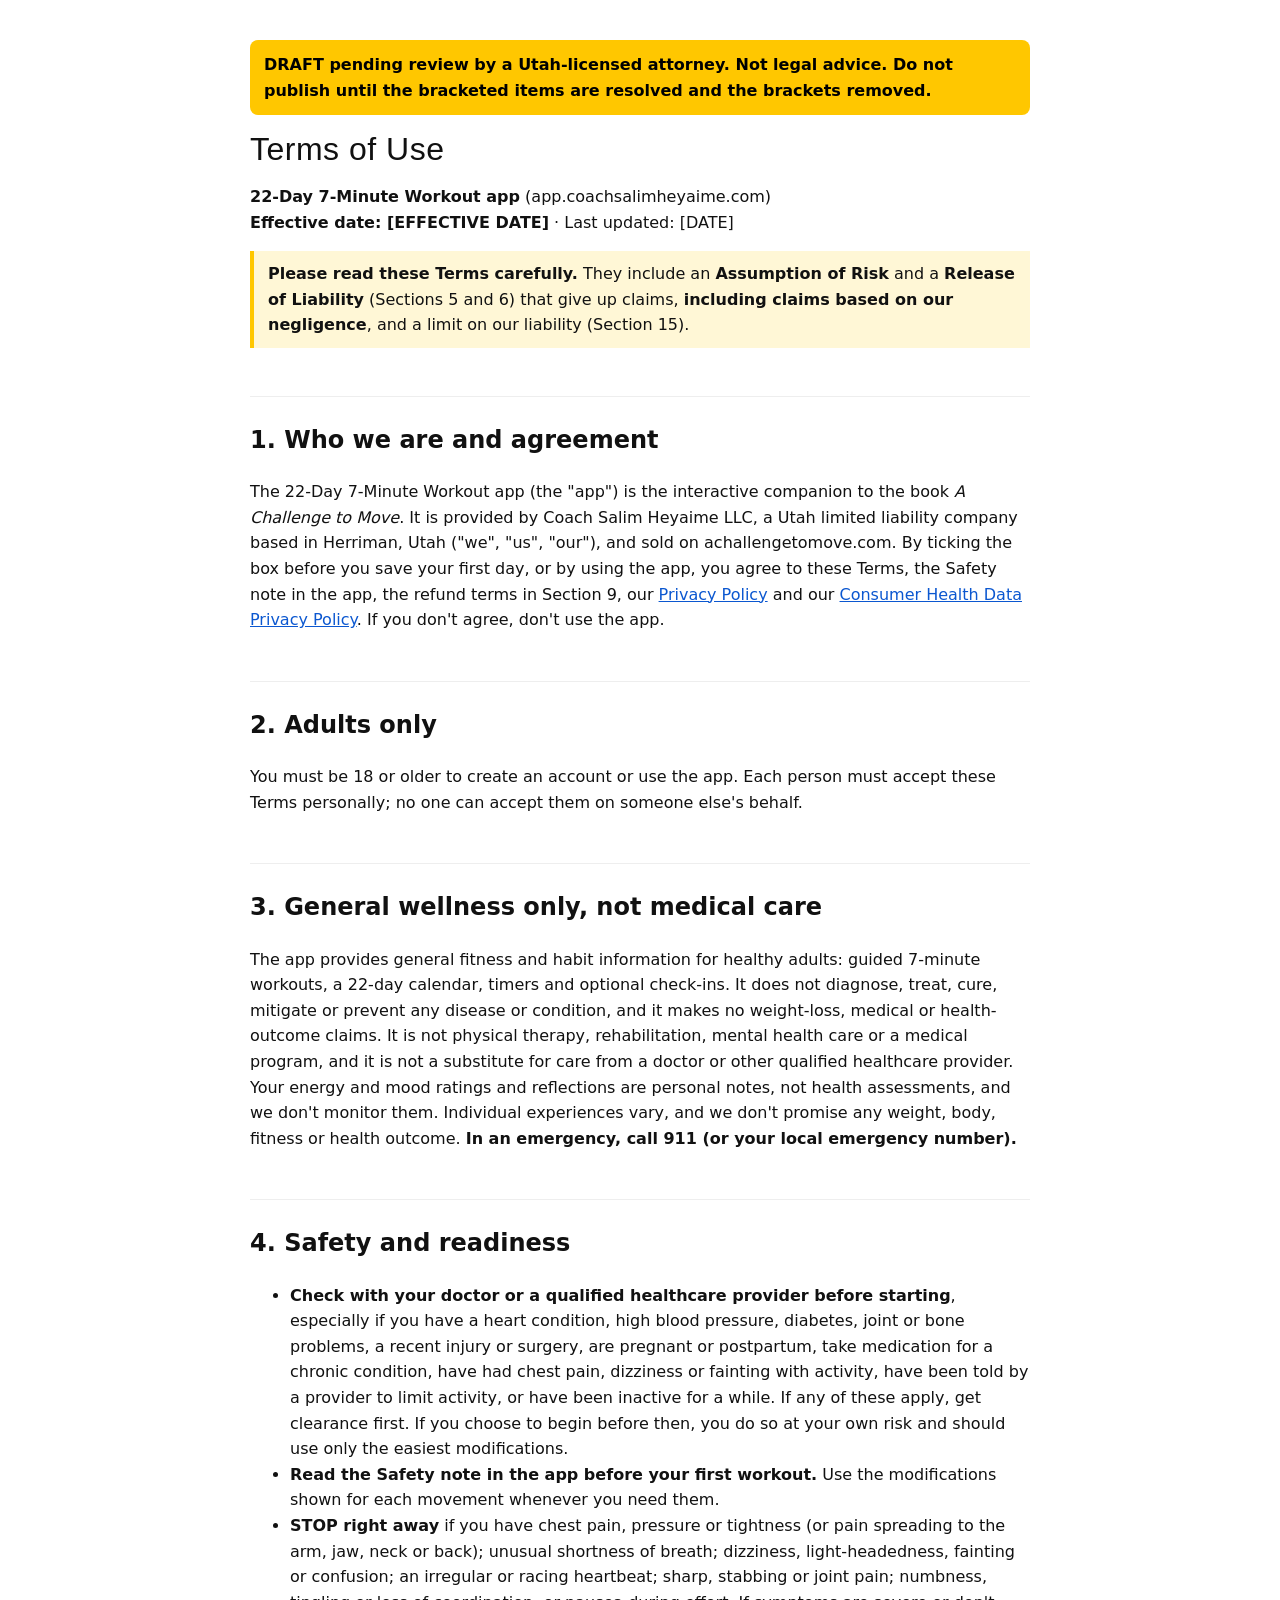
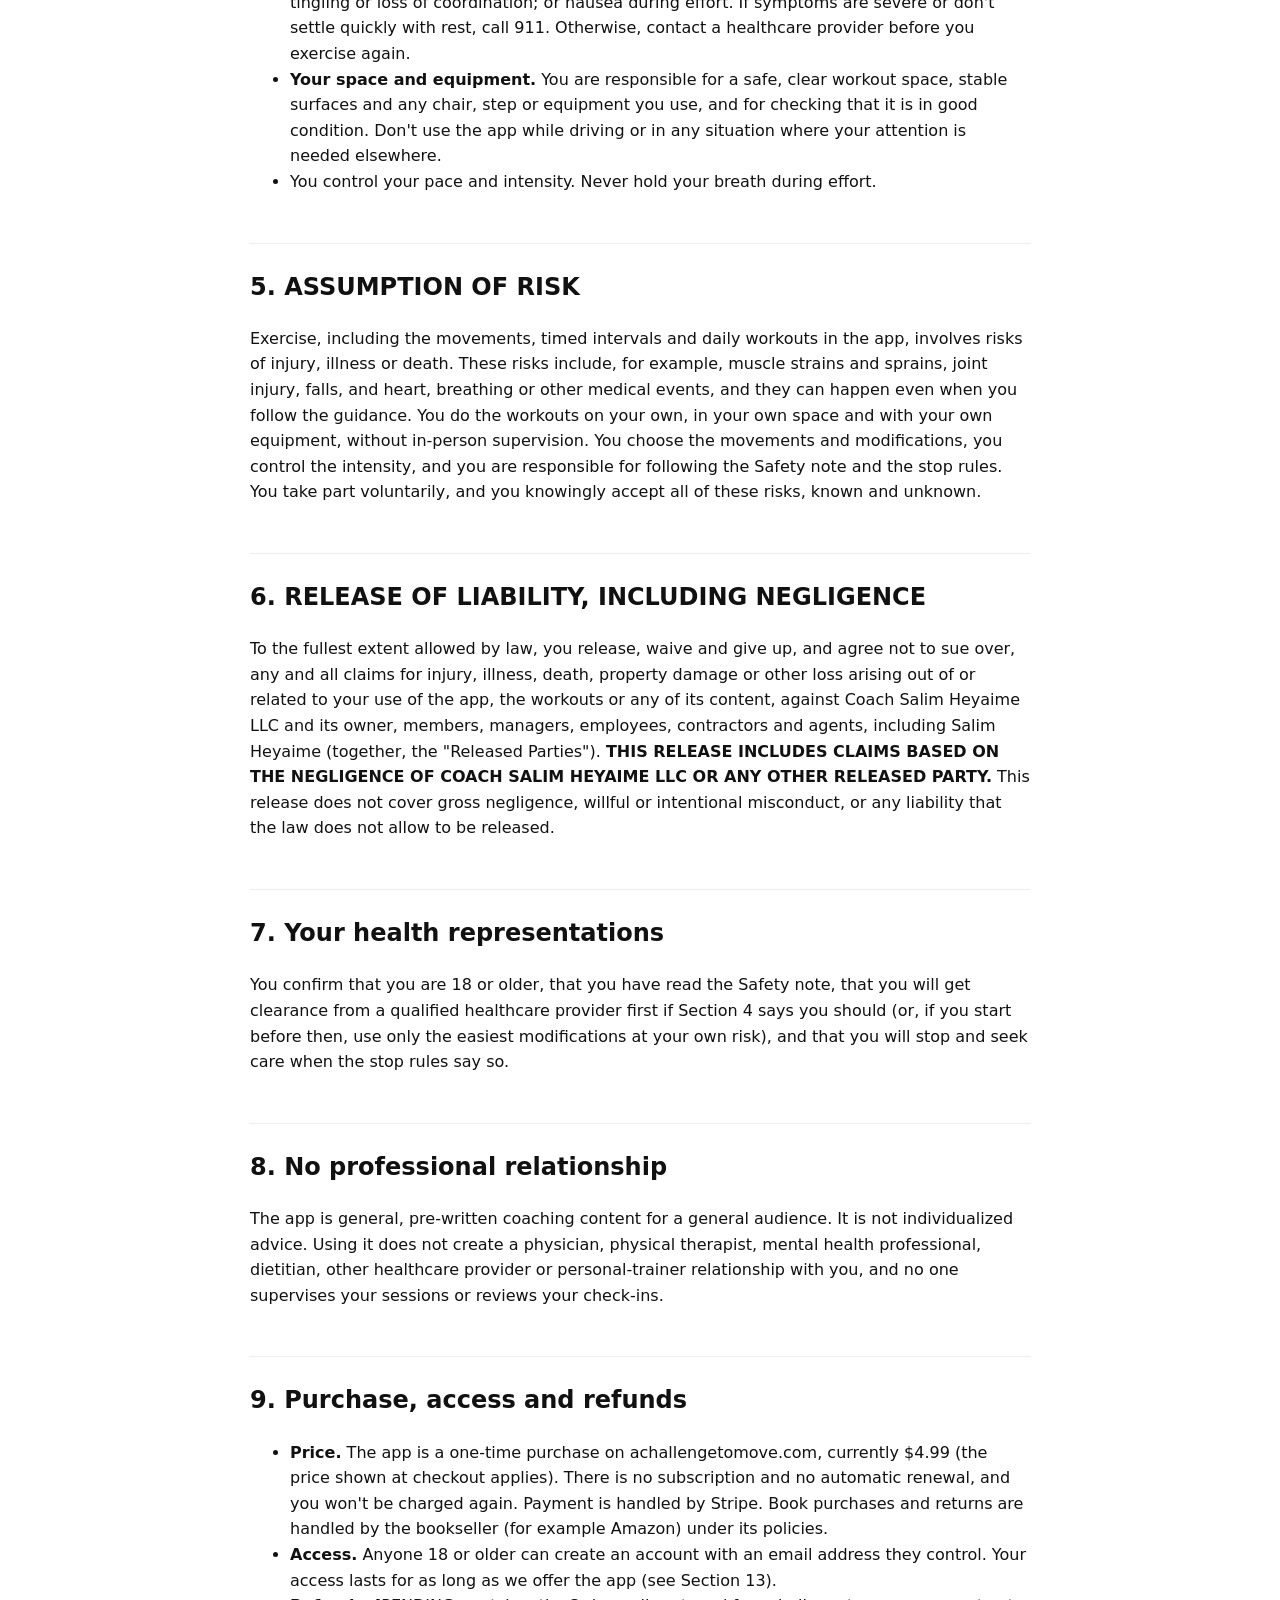
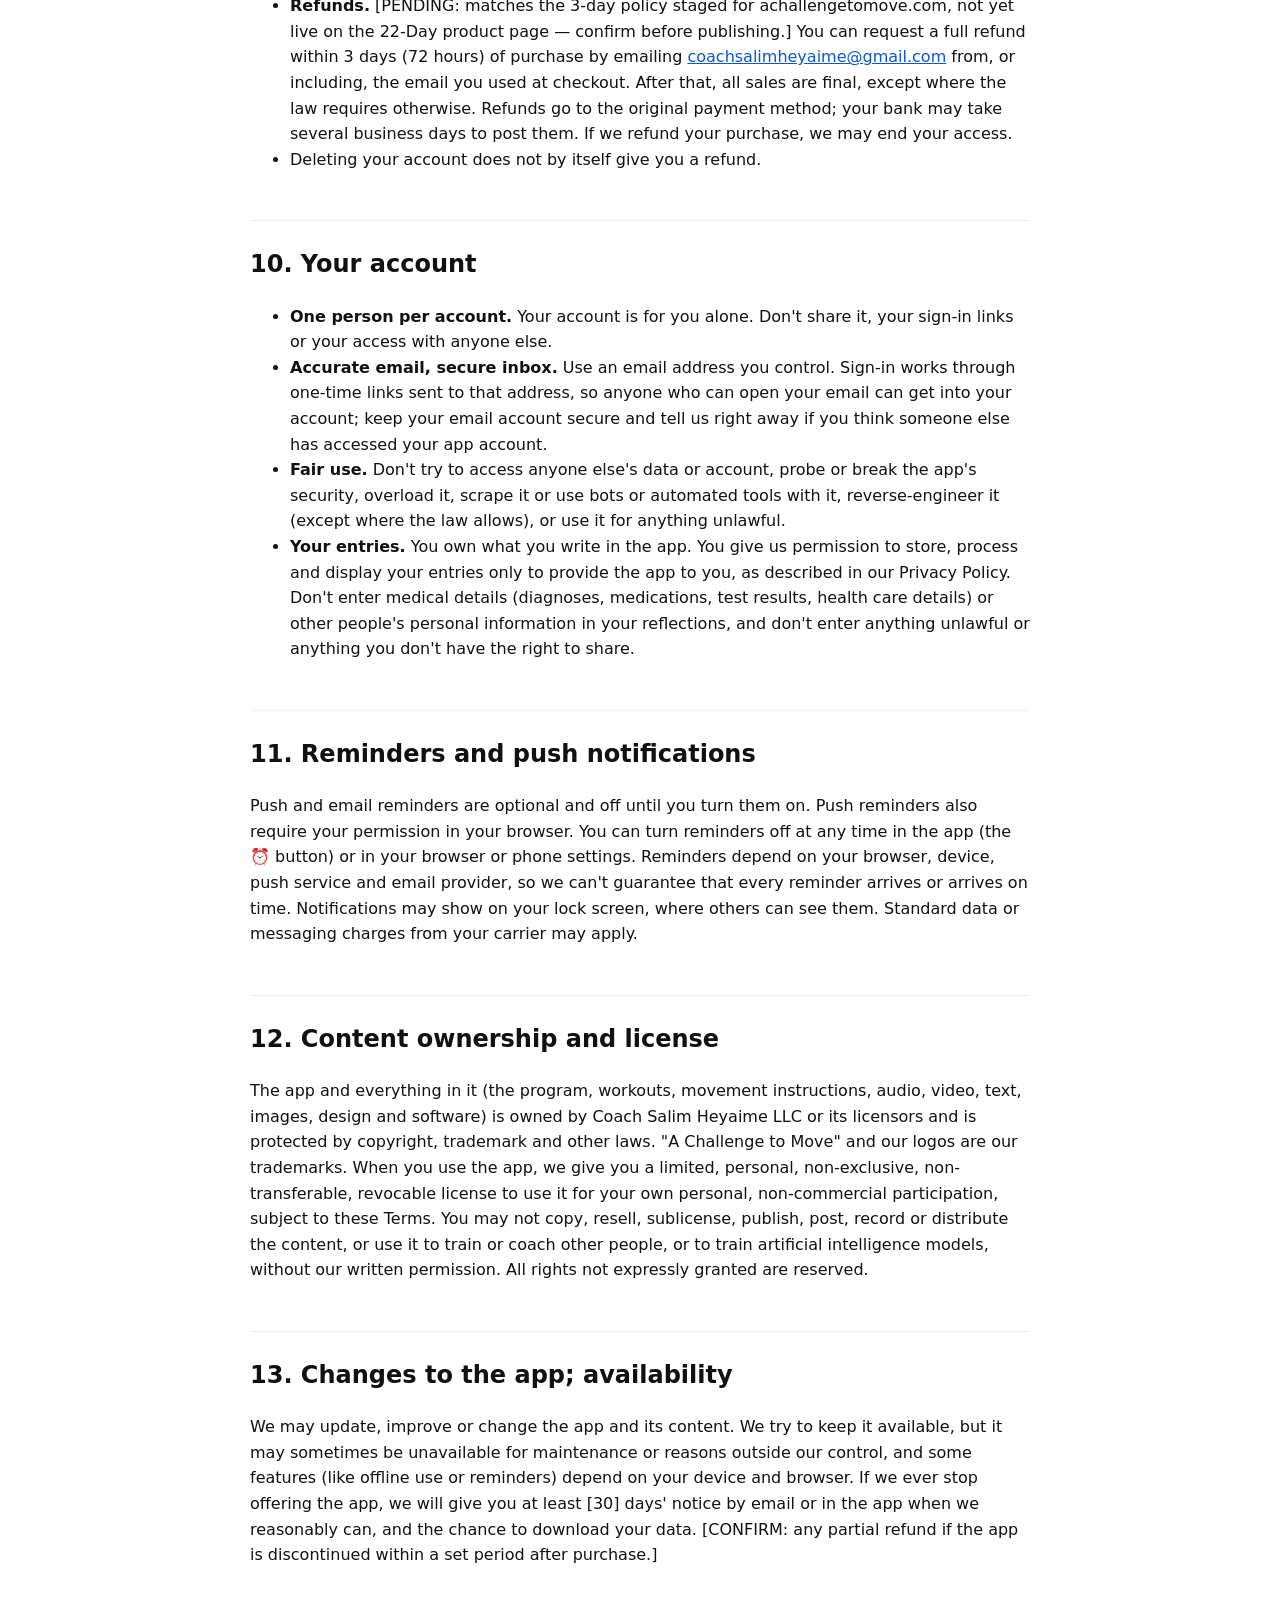
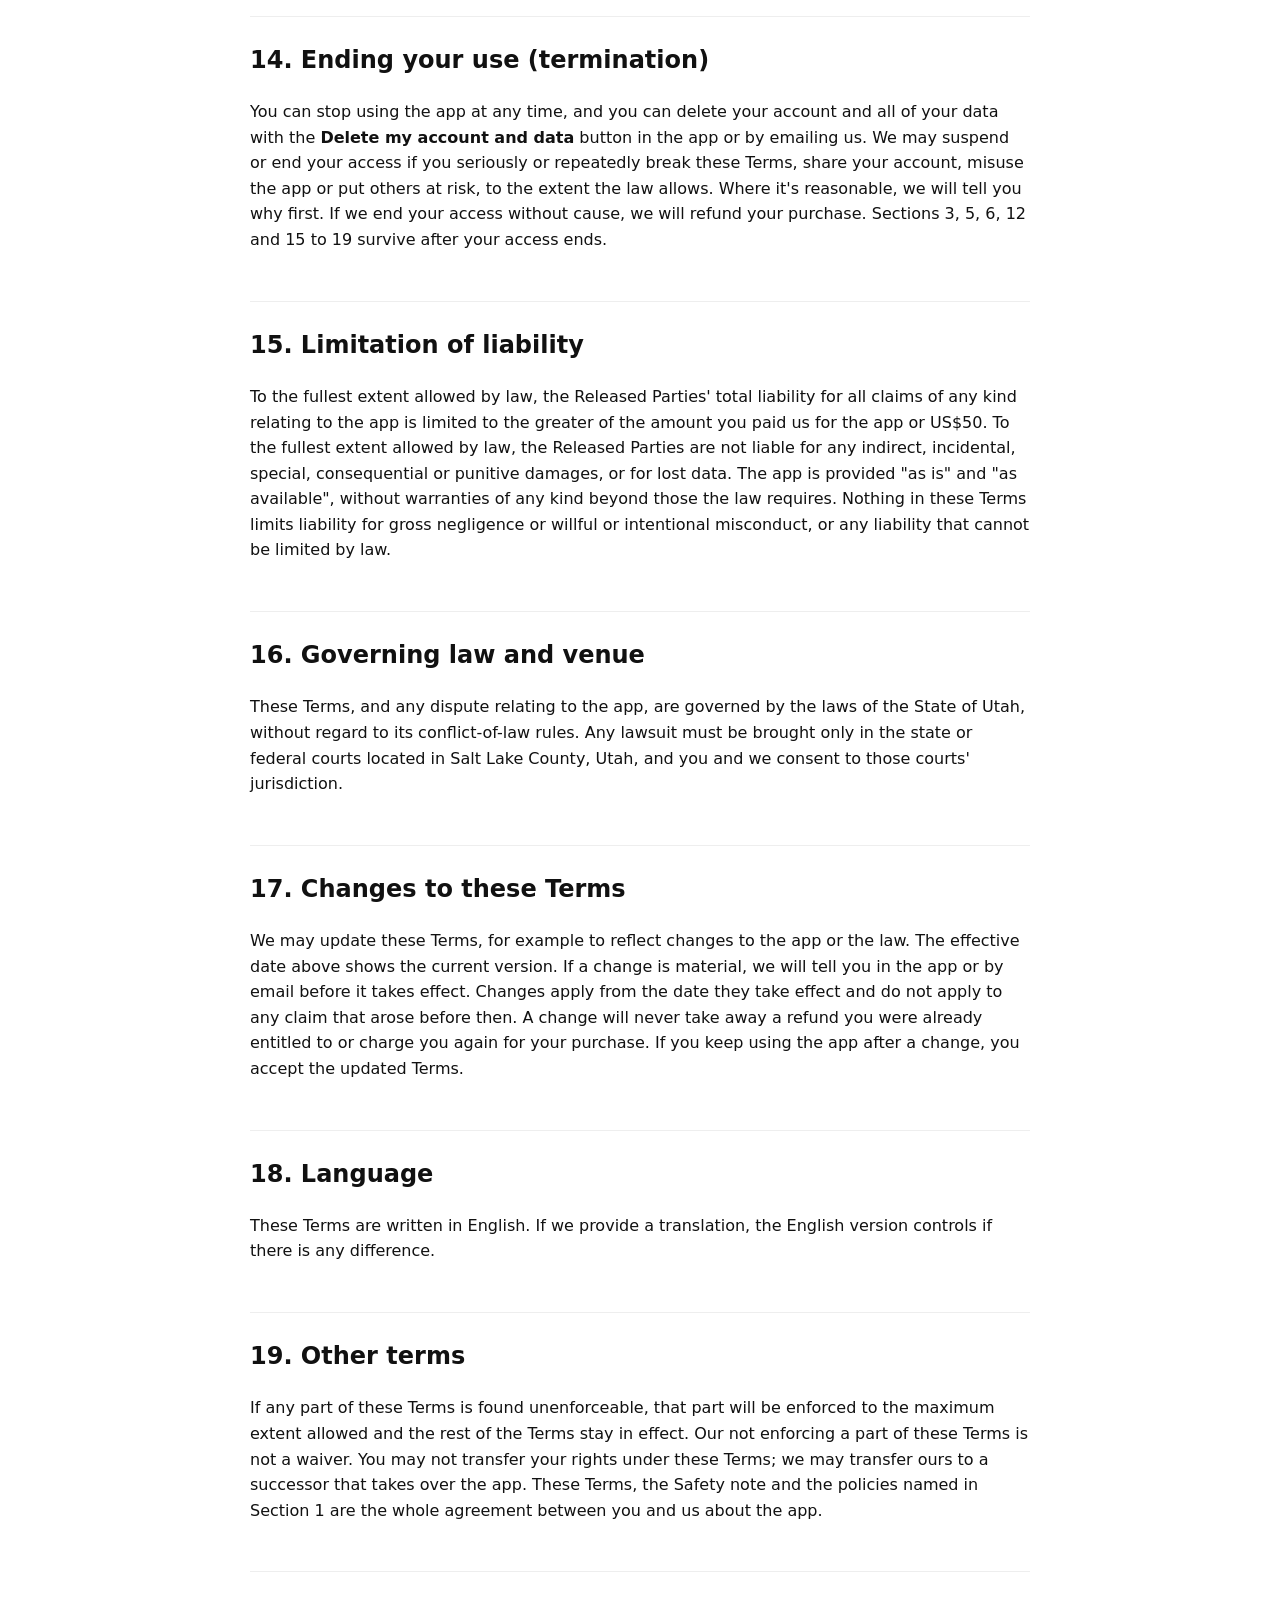
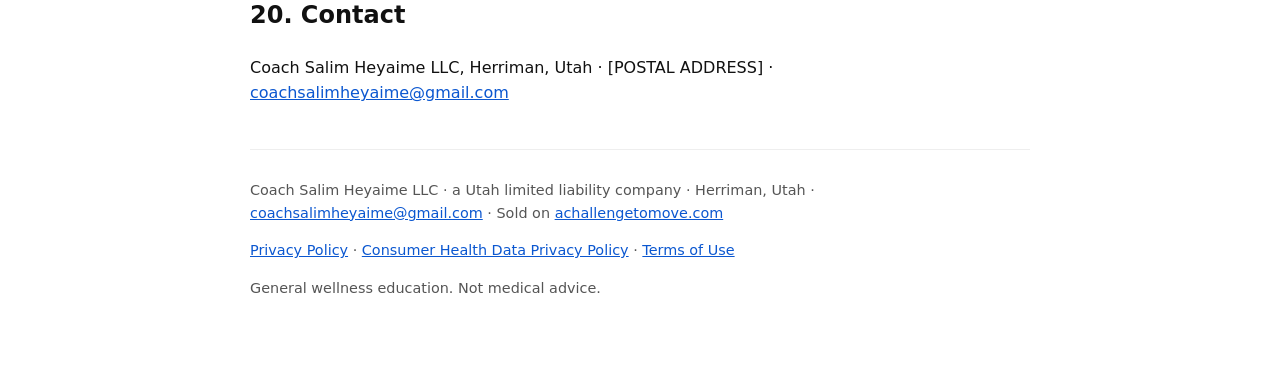
<file: terms/index.html>
<!doctype html>
<html lang="en">
<head>
<meta charset="utf-8">
<meta name="viewport" content="width=device-width, initial-scale=1">
<meta name="robots" content="noindex, nofollow">
<title>Terms of Use · 22-Day 7-Minute Workout · DRAFT</title>
<style>
  body{font-family:Lato,system-ui,-apple-system,"Segoe UI",Arial,sans-serif;line-height:1.6;max-width:780px;margin:0 auto;padding:24px 18px 60px;color:#111;background:#fff}
  h1{font-family:Anton,Impact,"Arial Narrow",sans-serif;font-weight:400;letter-spacing:.5px;line-height:1.15;margin:.4em 0}
  h2{margin-top:2em;border-top:1px solid #eee;padding-top:1em}
  .draft{background:#FFC700;color:#000;padding:12px 14px;border-radius:8px;font-weight:700}
  .note{background:#fff7d6;border-left:4px solid #FFC700;padding:10px 14px;margin:1em 0}
  .alt{background:#eef4ff;border-left:4px solid #3b6fd8;padding:10px 14px;margin:1em 0}
  table{border-collapse:collapse;width:100%;font-size:.95em}
  th,td{border:1px solid #ddd;padding:8px;vertical-align:top;text-align:left}
  th{background:#f6f6f6}
  .caps{font-weight:700;text-transform:none}
  a{color:#0b57d0}
  footer{margin-top:3em;font-size:.9em;color:#555;border-top:1px solid #eee;padding-top:1em}
</style>
</head>
<body>
<p class="draft">DRAFT pending review by a Utah-licensed attorney. Not legal advice. Do not publish until the bracketed items are resolved and the brackets removed.</p>

<h1>Terms of Use</h1>
<p><strong>22-Day 7-Minute Workout app</strong> (app.coachsalimheyaime.com)<br>
<strong>Effective date: [EFFECTIVE DATE]</strong> · Last updated: [DATE]</p>

<p class="note"><strong>Please read these Terms carefully.</strong> They include an <strong>Assumption of Risk</strong> and a <strong>Release of Liability</strong> (Sections 5 and 6) that give up claims, <strong>including claims based on our negligence</strong>, and a limit on our liability (Section 15).</p>

<h2>1. Who we are and agreement</h2>
<p>The 22-Day 7-Minute Workout app (the "app") is the interactive companion to the book <em>A Challenge to Move</em>. It is provided by Coach Salim Heyaime LLC, a Utah limited liability company based in Herriman, Utah ("we", "us", "our"), and sold on achallengetomove.com. By ticking the box before you save your first day, or by using the app, you agree to these Terms, the Safety note in the app, the refund terms in Section 9, our <a href="/privacy/">Privacy Policy</a> and our <a href="/consumer-health-data/">Consumer Health Data Privacy Policy</a>. If you don't agree, don't use the app.</p>

<h2>2. Adults only</h2>
<p>You must be 18 or older to create an account or use the app. Each person must accept these Terms personally; no one can accept them on someone else's behalf.</p>

<h2>3. General wellness only, not medical care</h2>
<p>The app provides general fitness and habit information for healthy adults: guided 7-minute workouts, a 22-day calendar, timers and optional check-ins. It does not diagnose, treat, cure, mitigate or prevent any disease or condition, and it makes no weight-loss, medical or health-outcome claims. It is not physical therapy, rehabilitation, mental health care or a medical program, and it is not a substitute for care from a doctor or other qualified healthcare provider. Your energy and mood ratings and reflections are personal notes, not health assessments, and we don't monitor them. Individual experiences vary, and we don't promise any weight, body, fitness or health outcome. <strong>In an emergency, call 911 (or your local emergency number).</strong></p>

<h2>4. Safety and readiness</h2>
<ul>
  <li><strong>Check with your doctor or a qualified healthcare provider before starting</strong>, especially if you have a heart condition, high blood pressure, diabetes, joint or bone problems, a recent injury or surgery, are pregnant or postpartum, take medication for a chronic condition, have had chest pain, dizziness or fainting with activity, have been told by a provider to limit activity, or have been inactive for a while. If any of these apply, get clearance first. If you choose to begin before then, you do so at your own risk and should use only the easiest modifications.</li>
  <li><strong>Read the Safety note in the app before your first workout.</strong> Use the modifications shown for each movement whenever you need them.</li>
  <li><strong>STOP right away</strong> if you have chest pain, pressure or tightness (or pain spreading to the arm, jaw, neck or back); unusual shortness of breath; dizziness, light-headedness, fainting or confusion; an irregular or racing heartbeat; sharp, stabbing or joint pain; numbness, tingling or loss of coordination; or nausea during effort. If symptoms are severe or don't settle quickly with rest, call 911. Otherwise, contact a healthcare provider before you exercise again.</li>
  <li><strong>Your space and equipment.</strong> You are responsible for a safe, clear workout space, stable surfaces and any chair, step or equipment you use, and for checking that it is in good condition. Don't use the app while driving or in any situation where your attention is needed elsewhere.</li>
  <li>You control your pace and intensity. Never hold your breath during effort.</li>
</ul>

<h2>5. ASSUMPTION OF RISK</h2>
<p>Exercise, including the movements, timed intervals and daily workouts in the app, involves risks of injury, illness or death. These risks include, for example, muscle strains and sprains, joint injury, falls, and heart, breathing or other medical events, and they can happen even when you follow the guidance. You do the workouts on your own, in your own space and with your own equipment, without in-person supervision. You choose the movements and modifications, you control the intensity, and you are responsible for following the Safety note and the stop rules. You take part voluntarily, and you knowingly accept all of these risks, known and unknown.</p>

<h2>6. RELEASE OF LIABILITY, INCLUDING NEGLIGENCE</h2>
<p>To the fullest extent allowed by law, you release, waive and give up, and agree not to sue over, any and all claims for injury, illness, death, property damage or other loss arising out of or related to your use of the app, the workouts or any of its content, against Coach Salim Heyaime LLC and its owner, members, managers, employees, contractors and agents, including Salim Heyaime (together, the "Released Parties"). <strong>THIS RELEASE INCLUDES CLAIMS BASED ON THE NEGLIGENCE OF COACH SALIM HEYAIME LLC OR ANY OTHER RELEASED PARTY.</strong> This release does not cover gross negligence, willful or intentional misconduct, or any liability that the law does not allow to be released.</p>

<h2>7. Your health representations</h2>
<p>You confirm that you are 18 or older, that you have read the Safety note, that you will get clearance from a qualified healthcare provider first if Section 4 says you should (or, if you start before then, use only the easiest modifications at your own risk), and that you will stop and seek care when the stop rules say so.</p>

<h2>8. No professional relationship</h2>
<p>The app is general, pre-written coaching content for a general audience. It is not individualized advice. Using it does not create a physician, physical therapist, mental health professional, dietitian, other healthcare provider or personal-trainer relationship with you, and no one supervises your sessions or reviews your check-ins.</p>

<h2>9. Purchase, access and refunds</h2>
<ul>
  <li><strong>Price.</strong> The app is a one-time purchase on achallengetomove.com, currently $4.99 (the price shown at checkout applies). There is no subscription and no automatic renewal, and you won't be charged again. Payment is handled by Stripe. Book purchases and returns are handled by the bookseller (for example Amazon) under its policies.</li>
  <li><strong>Access.</strong> Anyone 18 or older can create an account with an email address they control. Your access lasts for as long as we offer the app (see Section 13).</li>
  <li><strong>Refunds.</strong> [PENDING: matches the 3-day policy staged for achallengetomove.com, not yet live on the 22-Day product page — confirm before publishing.] You can request a full refund within 3 days (72 hours) of purchase by emailing <a href="mailto:coachsalimheyaime@gmail.com?subject=Refund%20request">coachsalimheyaime@gmail.com</a> from, or including, the email you used at checkout. After that, all sales are final, except where the law requires otherwise. Refunds go to the original payment method; your bank may take several business days to post them. If we refund your purchase, we may end your access.</li>
  <li>Deleting your account does not by itself give you a refund.</li>
</ul>

<h2>10. Your account</h2>
<ul>
  <li><strong>One person per account.</strong> Your account is for you alone. Don't share it, your sign-in links or your access with anyone else.</li>
  <li><strong>Accurate email, secure inbox.</strong> Use an email address you control. Sign-in works through one-time links sent to that address, so anyone who can open your email can get into your account; keep your email account secure and tell us right away if you think someone else has accessed your app account.</li>
  <li><strong>Fair use.</strong> Don't try to access anyone else's data or account, probe or break the app's security, overload it, scrape it or use bots or automated tools with it, reverse-engineer it (except where the law allows), or use it for anything unlawful.</li>
  <li><strong>Your entries.</strong> You own what you write in the app. You give us permission to store, process and display your entries only to provide the app to you, as described in our Privacy Policy. Don't enter medical details (diagnoses, medications, test results, health care details) or other people's personal information in your reflections, and don't enter anything unlawful or anything you don't have the right to share.</li>
</ul>

<h2>11. Reminders and push notifications</h2>
<p>Push and email reminders are optional and off until you turn them on. Push reminders also require your permission in your browser. You can turn reminders off at any time in the app (the ⏰ button) or in your browser or phone settings. Reminders depend on your browser, device, push service and email provider, so we can't guarantee that every reminder arrives or arrives on time. Notifications may show on your lock screen, where others can see them. Standard data or messaging charges from your carrier may apply.</p>

<h2>12. Content ownership and license</h2>
<p>The app and everything in it (the program, workouts, movement instructions, audio, video, text, images, design and software) is owned by Coach Salim Heyaime LLC or its licensors and is protected by copyright, trademark and other laws. "A Challenge to Move" and our logos are our trademarks. When you use the app, we give you a limited, personal, non-exclusive, non-transferable, revocable license to use it for your own personal, non-commercial participation, subject to these Terms. You may not copy, resell, sublicense, publish, post, record or distribute the content, or use it to train or coach other people, or to train artificial intelligence models, without our written permission. All rights not expressly granted are reserved.</p>

<h2>13. Changes to the app; availability</h2>
<p>We may update, improve or change the app and its content. We try to keep it available, but it may sometimes be unavailable for maintenance or reasons outside our control, and some features (like offline use or reminders) depend on your device and browser. If we ever stop offering the app, we will give you at least [30] days' notice by email or in the app when we reasonably can, and the chance to download your data. [CONFIRM: any partial refund if the app is discontinued within a set period after purchase.]</p>

<h2>14. Ending your use (termination)</h2>
<p>You can stop using the app at any time, and you can delete your account and all of your data with the <strong>Delete my account and data</strong> button in the app or by emailing us. We may suspend or end your access if you seriously or repeatedly break these Terms, share your account, misuse the app or put others at risk, to the extent the law allows. Where it's reasonable, we will tell you why first. If we end your access without cause, we will refund your purchase. Sections 3, 5, 6, 12 and 15 to 19 survive after your access ends.</p>

<h2>15. Limitation of liability</h2>
<p>To the fullest extent allowed by law, the Released Parties' total liability for all claims of any kind relating to the app is limited to the greater of the amount you paid us for the app or US$50. To the fullest extent allowed by law, the Released Parties are not liable for any indirect, incidental, special, consequential or punitive damages, or for lost data. The app is provided "as is" and "as available", without warranties of any kind beyond those the law requires. Nothing in these Terms limits liability for gross negligence or willful or intentional misconduct, or any liability that cannot be limited by law.</p>

<h2>16. Governing law and venue</h2>
<p>These Terms, and any dispute relating to the app, are governed by the laws of the State of Utah, without regard to its conflict-of-law rules. Any lawsuit must be brought only in the state or federal courts located in Salt Lake County, Utah, and you and we consent to those courts' jurisdiction.</p>

<h2>17. Changes to these Terms</h2>
<p>We may update these Terms, for example to reflect changes to the app or the law. The effective date above shows the current version. If a change is material, we will tell you in the app or by email before it takes effect. Changes apply from the date they take effect and do not apply to any claim that arose before then. A change will never take away a refund you were already entitled to or charge you again for your purchase. If you keep using the app after a change, you accept the updated Terms.</p>

<h2>18. Language</h2>
<p>These Terms are written in English. If we provide a translation, the English version controls if there is any difference.</p>

<h2>19. Other terms</h2>
<p>If any part of these Terms is found unenforceable, that part will be enforced to the maximum extent allowed and the rest of the Terms stay in effect. Our not enforcing a part of these Terms is not a waiver. You may not transfer your rights under these Terms; we may transfer ours to a successor that takes over the app. These Terms, the Safety note and the policies named in Section 1 are the whole agreement between you and us about the app.</p>

<h2>20. Contact</h2>
<p>Coach Salim Heyaime LLC, Herriman, Utah · [POSTAL ADDRESS] · <a href="mailto:coachsalimheyaime@gmail.com">coachsalimheyaime@gmail.com</a></p>

<footer>
<p>Coach Salim Heyaime LLC · a Utah limited liability company · Herriman, Utah · <a href="mailto:coachsalimheyaime@gmail.com">coachsalimheyaime@gmail.com</a> · Sold on <a href="https://achallengetomove.com/">achallengetomove.com</a></p>
<p><a href="/privacy/">Privacy Policy</a> · <a href="/consumer-health-data/">Consumer Health Data Privacy Policy</a> · <a href="/terms/">Terms of Use</a></p>
<p>General wellness education. Not medical advice.</p>
</footer>
</body>
</html>
</file>
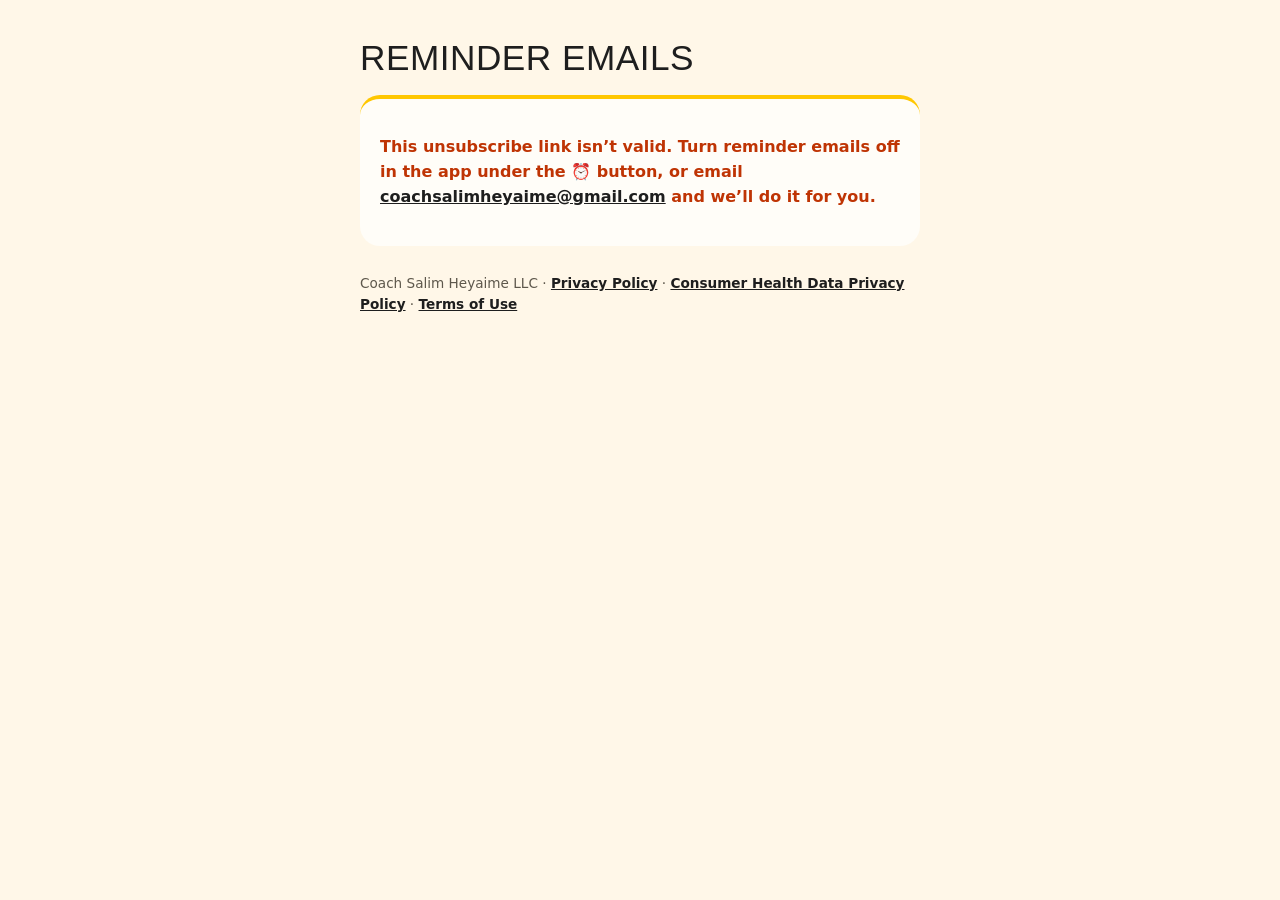
<file: unsubscribe/index.html>
<!doctype html>
<html lang="en">
<head>
<meta charset="utf-8">
<meta name="viewport" content="width=device-width, initial-scale=1">
<meta name="robots" content="noindex, nofollow">
<title>Reminder emails · 22-Day 7-Minute Workout</title>
<style>
  body{font-family:Lato,system-ui,-apple-system,"Segoe UI",Arial,sans-serif;line-height:1.55;max-width:560px;margin:0 auto;padding:32px 18px 60px;color:#1e1e1e;background:#fff7e8}
  h1{font-family:Anton,Impact,"Arial Narrow",sans-serif;font-weight:400;letter-spacing:.5px;text-transform:uppercase;font-size:2.2rem;line-height:1.1;margin:.2em 0 .5em}
  .card{background:#fffdf8;border-radius:20px;padding:20px;border-top:4px solid #FFC700}
  button{width:100%;min-height:48px;border:0;border-radius:999px;background:#1e1e1e;color:#FFC700;font-weight:700;font-size:1rem;cursor:pointer}
  .err{color:#bf3404;font-weight:700}
  a{color:#1e1e1e;font-weight:700}
  footer{margin-top:2em;font-size:.85em;color:#5e584c}
  [hidden]{display:none!important}
</style>
</head>
<body>
<h1>Reminder emails</h1>
<div class="card">
  <div id="ask">
    <p>Stop getting workout reminder emails from the 22-Day app? Push reminders and your workouts aren&rsquo;t affected.</p>
    <form id="f" method="post" action="https://olncfwohfpgpmygxjpcm.supabase.co/functions/v1/email-unsubscribe">
      <input type="hidden" name="u" id="u">
      <input type="hidden" name="t" id="t">
      <button type="submit">Unsubscribe from reminder emails</button>
    </form>
  </div>
  <p id="done" hidden><strong>You&rsquo;re unsubscribed.</strong> We won&rsquo;t send you reminder emails anymore. You can turn them back on in the app under the &#9200; button.</p>
  <p id="bad" class="err" hidden>This unsubscribe link isn&rsquo;t valid. Turn reminder emails off in the app under the &#9200; button, or email <a href="mailto:coachsalimheyaime@gmail.com?subject=Unsubscribe%20reminders">coachsalimheyaime@gmail.com</a> and we&rsquo;ll do it for you.</p>
  <p id="srv" class="err" hidden>Something went wrong on our side. Please try again, or email <a href="mailto:coachsalimheyaime@gmail.com?subject=Unsubscribe%20reminders">coachsalimheyaime@gmail.com</a>.</p>
</div>
<footer>Coach Salim Heyaime LLC &middot; <a href="/privacy/">Privacy Policy</a> &middot; <a href="/consumer-health-data/">Consumer Health Data Privacy Policy</a> &middot; <a href="/terms/">Terms of Use</a></footer>
<script>
(function(){
  var q=new URLSearchParams(location.search);
  function show(id){["ask","done","bad","srv"].forEach(function(x){document.getElementById(x).hidden=x!==id;});}
  if(q.get("done")){show("done");return;}
  if(q.get("error")==="server"){show("srv");return;}
  if(q.get("error")||!q.get("u")||!q.get("t")){show("bad");return;}
  document.getElementById("u").value=q.get("u");
  document.getElementById("t").value=q.get("t");
})();
</script>
</body>
</html>
</file>
<file: assets/index-6953f694.css>
@font-face{font-family:Anton;font-style:normal;font-display:swap;font-weight:400;src:url(/assets/anton-latin-400-normal-Byf51wtH.woff2)format("woff2"),url(/assets/anton-latin-400-normal-AUNGEG_V.woff)format("woff")}@font-face{font-family:Lato;font-style:normal;font-display:swap;font-weight:400;src:url(/assets/lato-latin-400-normal-BEhtfm5r.woff2)format("woff2"),url(/assets/lato-latin-400-normal-B11PyLys.woff)format("woff")}@font-face{font-family:Lato;font-style:normal;font-display:swap;font-weight:700;src:url(/assets/lato-latin-700-normal-BUGMgin4.woff2)format("woff2"),url(/assets/lato-latin-700-normal-DAdL7O4w.woff)format("woff")}@font-face{font-family:Lato;font-style:italic;font-display:swap;font-weight:400;src:url(/assets/lato-latin-400-italic-Dc0B1559.woff2)format("woff2"),url(/assets/lato-latin-400-italic-DL5fBv-7.woff)format("woff")}@layer properties{@supports (((-webkit-hyphens:none)) and (not (margin-trim:inline))) or ((-moz-orient:inline) and (not (color:rgb(from red r g b)))){*,:before,:after,::backdrop{--tw-translate-x:0;--tw-translate-y:0;--tw-translate-z:0;--tw-rotate-x:initial;--tw-rotate-y:initial;--tw-rotate-z:initial;--tw-skew-x:initial;--tw-skew-y:initial;--tw-space-y-reverse:0;--tw-border-style:solid;--tw-leading:initial;--tw-font-weight:initial;--tw-tracking:initial;--tw-ordinal:initial;--tw-slashed-zero:initial;--tw-numeric-figure:initial;--tw-numeric-spacing:initial;--tw-numeric-fraction:initial;--tw-shadow:0 0 #0000;--tw-shadow-color:initial;--tw-shadow-alpha:100%;--tw-inset-shadow:0 0 #0000;--tw-inset-shadow-color:initial;--tw-inset-shadow-alpha:100%;--tw-ring-color:initial;--tw-ring-shadow:0 0 #0000;--tw-inset-ring-color:initial;--tw-inset-ring-shadow:0 0 #0000;--tw-ring-inset:initial;--tw-ring-offset-width:0px;--tw-ring-offset-color:#fff;--tw-ring-offset-shadow:0 0 #0000;--tw-outline-style:solid;--tw-duration:initial}}}@layer theme{:root,:host{--font-sans:-apple-system, BlinkMacSystemFont, "Segoe UI", Roboto, "Helvetica Neue", "Noto Sans", Arial, sans-serif, "Apple Color Emoji", "Segoe UI Emoji", "Segoe UI Symbol", "Noto Color Emoji";--font-mono:ui-monospace, SFMono-Regular, Menlo, Monaco, Consolas, "Liberation Mono", "Courier New", monospace;--color-white:#fff;--spacing:.25rem;--container-sm:24rem;--container-lg:32rem;--text-xs:.75rem;--text-xs--line-height:calc(1 / .75);--text-sm:.875rem;--text-sm--line-height:calc(1.25 / .875);--text-base:1rem;--text-base--line-height:calc(1.5 / 1);--text-lg:1.125rem;--text-lg--line-height:calc(1.75 / 1.125);--text-xl:1.25rem;--text-xl--line-height:calc(1.75 / 1.25);--text-2xl:1.5rem;--text-2xl--line-height:calc(2 / 1.5);--text-3xl:1.875rem;--text-3xl--line-height:calc(2.25 / 1.875);--text-4xl:2.25rem;--text-4xl--line-height:calc(2.5 / 2.25);--text-5xl:3rem;--text-5xl--line-height:1;--text-6xl:3.75rem;--text-6xl--line-height:1;--font-weight-bold:700;--tracking-wide:.025em;--leading-snug:1.375;--leading-relaxed:1.625;--radius-xl:.75rem;--radius-2xl:1rem;--radius-3xl:1.5rem;--animate-pulse:pulse 2s cubic-bezier(.4, 0, .6, 1) infinite;--aspect-video:16 / 9;--default-transition-duration:.15s;--default-transition-timing-function:cubic-bezier(.4, 0, .2, 1);--default-font-family:var(--font-sans);--default-mono-font-family:var(--font-mono);--font-anton:"Anton", "Arial Narrow", sans-serif;--font-lato:"Lato", "Helvetica Neue", sans-serif;--color-yellow:#ffc700;--color-charcoal:#1e1e1e;--color-rust:#bf3404;--color-cream:#fff7e8;--color-paper:#fffdf8;--color-muted:#5e584c;--color-line:#e6dcc0}}@layer base{*,:after,:before,::backdrop{box-sizing:border-box;border:0 solid;margin:0;padding:0}::file-selector-button{box-sizing:border-box;border:0 solid;margin:0;padding:0}html,:host{-webkit-text-size-adjust:100%;tab-size:4;line-height:1.5;font-family:var(--default-font-family,-apple-system, BlinkMacSystemFont, "Segoe UI", Roboto, "Helvetica Neue", "Noto Sans", Arial, sans-serif, "Apple Color Emoji", "Segoe UI Emoji", "Segoe UI Symbol", "Noto Color Emoji");font-feature-settings:var(--default-font-feature-settings,normal);font-variation-settings:var(--default-font-variation-settings,normal);-webkit-tap-highlight-color:transparent}hr{height:0;color:inherit;border-top-width:1px}abbr:where([title]){-webkit-text-decoration:underline dotted;text-decoration:underline dotted}h1,h2,h3,h4,h5,h6{font-size:inherit;font-weight:inherit}a{color:inherit;-webkit-text-decoration:inherit;-webkit-text-decoration:inherit;-webkit-text-decoration:inherit;-webkit-text-decoration:inherit;text-decoration:inherit}b,strong{font-weight:bolder}code,kbd,samp,pre{font-family:var(--default-mono-font-family,ui-monospace, SFMono-Regular, Menlo, Monaco, Consolas, "Liberation Mono", "Courier New", monospace);font-feature-settings:var(--default-mono-font-feature-settings,normal);font-variation-settings:var(--default-mono-font-variation-settings,normal);font-size:1em}small{font-size:80%}sub,sup{vertical-align:baseline;font-size:75%;line-height:0;position:relative}sub{bottom:-.25em}sup{top:-.5em}table{text-indent:0;border-color:inherit;border-collapse:collapse}:-moz-focusring:where(:not(iframe)){outline:auto}progress{vertical-align:baseline}summary{display:list-item}ol,ul,menu{list-style:none}img,svg,video,canvas,audio,iframe,embed,object{vertical-align:middle;display:block}img,video{max-width:100%;height:auto}button,input,select,optgroup,textarea{font:inherit;font-feature-settings:inherit;font-variation-settings:inherit;letter-spacing:inherit;color:inherit;opacity:1;background-color:#0000;border-radius:0}::file-selector-button{font:inherit;font-feature-settings:inherit;font-variation-settings:inherit;letter-spacing:inherit;color:inherit;opacity:1;background-color:#0000;border-radius:0}:where(select:is([multiple],[size])) optgroup{font-weight:bolder}:where(select:is([multiple],[size])) optgroup option{padding-inline-start:20px}::file-selector-button{margin-inline-end:4px}::placeholder{opacity:1}@supports (not ((-webkit-appearance:-apple-pay-button))) or (contain-intrinsic-size:1px){::placeholder{color:currentColor}@supports (color:color-mix(in lab, red, red)){::placeholder{color:color-mix(in oklab, currentcolor 50%, transparent)}}}textarea{resize:vertical}::-webkit-search-decoration{-webkit-appearance:none}::-webkit-date-and-time-value{min-height:1lh;text-align:inherit}::-webkit-datetime-edit{display:inline-flex}::-webkit-datetime-edit-fields-wrapper{padding:0}::-webkit-datetime-edit{padding-block:0}::-webkit-datetime-edit-year-field{padding-block:0}::-webkit-datetime-edit-month-field{padding-block:0}::-webkit-datetime-edit-day-field{padding-block:0}::-webkit-datetime-edit-hour-field{padding-block:0}::-webkit-datetime-edit-minute-field{padding-block:0}::-webkit-datetime-edit-second-field{padding-block:0}::-webkit-datetime-edit-millisecond-field{padding-block:0}::-webkit-datetime-edit-meridiem-field{padding-block:0}::-webkit-calendar-picker-indicator{line-height:1}:-moz-ui-invalid{box-shadow:none}button,input:where([type=button],[type=reset],[type=submit]){appearance:button}::file-selector-button{appearance:button}::-webkit-inner-spin-button{height:auto}::-webkit-outer-spin-button{height:auto}[hidden]:where(:not([hidden=until-found])){display:none!important}}@layer components;@layer utilities{.sr-only{clip-path:inset(50%);white-space:nowrap;border-width:0;width:1px;height:1px;margin:-1px;padding:0;position:absolute;overflow:hidden}.absolute{position:absolute}.fixed{position:fixed}.relative{position:relative}.static{position:static}.sticky{position:sticky}.inset-0{inset:0}.top-0{top:0}.top-1\/2{top:50%}.top-4{top:calc(var(--spacing) * 4)}.right-4{right:calc(var(--spacing) * 4)}.left-1\/2{left:50%}.z-30{z-index:30}.z-50{z-index:50}.mx-auto{margin-inline:auto}.mt-1{margin-top:var(--spacing)}.mt-2{margin-top:calc(var(--spacing) * 2)}.mt-3{margin-top:calc(var(--spacing) * 3)}.mt-4{margin-top:calc(var(--spacing) * 4)}.mt-5{margin-top:calc(var(--spacing) * 5)}.mt-6{margin-top:calc(var(--spacing) * 6)}.mt-8{margin-top:calc(var(--spacing) * 8)}.mt-auto{margin-top:auto}.mb-3{margin-bottom:calc(var(--spacing) * 3)}.line-clamp-2{-webkit-line-clamp:2;-webkit-box-orient:vertical;display:-webkit-box;overflow:hidden}.block{display:block}.contents{display:contents}.flex{display:flex}.grid{display:grid}.inline-flex{display:inline-flex}.table{display:table}.aspect-video{aspect-ratio:var(--aspect-video)}.size-1\.5{width:calc(var(--spacing) * 1.5);height:calc(var(--spacing) * 1.5)}.size-3\.5{width:calc(var(--spacing) * 3.5);height:calc(var(--spacing) * 3.5)}.size-5{width:calc(var(--spacing) * 5);height:calc(var(--spacing) * 5)}.size-10{width:calc(var(--spacing) * 10);height:calc(var(--spacing) * 10)}.size-11{width:calc(var(--spacing) * 11);height:calc(var(--spacing) * 11)}.h-1\.5{height:calc(var(--spacing) * 1.5)}.h-2\.5{height:calc(var(--spacing) * 2.5)}.h-10{height:calc(var(--spacing) * 10)}.h-11{height:calc(var(--spacing) * 11)}.h-12{height:calc(var(--spacing) * 12)}.h-14{height:calc(var(--spacing) * 14)}.h-16{height:calc(var(--spacing) * 16)}.h-52{height:calc(var(--spacing) * 52)}.h-\[22vh\]{height:22vh}.h-full{height:100%}.max-h-48{max-height:calc(var(--spacing) * 48)}.max-h-\[min\(100dvh-2rem\,40rem\)\]{max-height:min(100dvh - 2rem,40rem)}.min-h-16{min-height:calc(var(--spacing) * 16)}.min-h-28{min-height:calc(var(--spacing) * 28)}.min-h-32{min-height:calc(var(--spacing) * 32)}.min-h-\[70dvh\]{min-height:70dvh}.min-h-dvh{min-height:100dvh}.w-\[min\(100\%-1\.5rem\,28rem\)\]{width:min(100% - 1.5rem,28rem)}.w-full{width:100%}.max-w-lg{max-width:var(--container-lg)}.max-w-sm{max-width:var(--container-sm)}.flex-1{flex:1}.shrink-0{flex-shrink:0}.-translate-x-1\/2{--tw-translate-x:calc(calc(1 / 2 * 100%) * -1);translate:var(--tw-translate-x) var(--tw-translate-y)}.-translate-y-1\/2{--tw-translate-y:calc(calc(1 / 2 * 100%) * -1);translate:var(--tw-translate-x) var(--tw-translate-y)}.transform{transform:var(--tw-rotate-x,) var(--tw-rotate-y,) var(--tw-rotate-z,) var(--tw-skew-x,) var(--tw-skew-y,)}.animate-pulse{animation:var(--animate-pulse)}.cursor-pointer{cursor:pointer}.touch-manipulation{touch-action:manipulation}.grid-cols-2{grid-template-columns:repeat(2,minmax(0,1fr))}.grid-cols-5{grid-template-columns:repeat(5,minmax(0,1fr))}.flex-col{flex-direction:column}.flex-wrap{flex-wrap:wrap}.place-items-center{place-items:center}.items-center{align-items:center}.items-end{align-items:flex-end}.items-start{align-items:flex-start}.justify-between{justify-content:space-between}.justify-center{justify-content:center}.gap-1\.5{gap:calc(var(--spacing) * 1.5)}.gap-2{gap:calc(var(--spacing) * 2)}.gap-3{gap:calc(var(--spacing) * 3)}.gap-4{gap:calc(var(--spacing) * 4)}:where(.space-y-2>:not(:last-child)){--tw-space-y-reverse:0;margin-block-start:calc(calc(var(--spacing) * 2) * var(--tw-space-y-reverse));margin-block-end:calc(calc(var(--spacing) * 2) * calc(1 - var(--tw-space-y-reverse)))}:where(.space-y-3>:not(:last-child)){--tw-space-y-reverse:0;margin-block-start:calc(calc(var(--spacing) * 3) * var(--tw-space-y-reverse));margin-block-end:calc(calc(var(--spacing) * 3) * calc(1 - var(--tw-space-y-reverse)))}:where(.space-y-4>:not(:last-child)){--tw-space-y-reverse:0;margin-block-start:calc(calc(var(--spacing) * 4) * var(--tw-space-y-reverse));margin-block-end:calc(calc(var(--spacing) * 4) * calc(1 - var(--tw-space-y-reverse)))}:where(.space-y-5>:not(:last-child)){--tw-space-y-reverse:0;margin-block-start:calc(calc(var(--spacing) * 5) * var(--tw-space-y-reverse));margin-block-end:calc(calc(var(--spacing) * 5) * calc(1 - var(--tw-space-y-reverse)))}:where(.space-y-6>:not(:last-child)){--tw-space-y-reverse:0;margin-block-start:calc(calc(var(--spacing) * 6) * var(--tw-space-y-reverse));margin-block-end:calc(calc(var(--spacing) * 6) * calc(1 - var(--tw-space-y-reverse)))}:where(.space-y-8>:not(:last-child)){--tw-space-y-reverse:0;margin-block-start:calc(calc(var(--spacing) * 8) * var(--tw-space-y-reverse));margin-block-end:calc(calc(var(--spacing) * 8) * calc(1 - var(--tw-space-y-reverse)))}.overflow-hidden{overflow:hidden}.overflow-y-auto{overflow-y:auto}.rounded-2xl{border-radius:var(--radius-2xl)}.rounded-3xl{border-radius:var(--radius-3xl)}.rounded-full{border-radius:2147483647px}.rounded-xl{border-radius:var(--radius-xl)}.border{border-style:var(--tw-border-style);border-width:1px}.border-2{border-style:var(--tw-border-style);border-width:2px}.border-b{border-bottom-style:var(--tw-border-style);border-bottom-width:1px}.border-l-4{border-left-style:var(--tw-border-style);border-left-width:4px}.border-dashed{--tw-border-style:dashed;border-style:dashed}.border-charcoal{border-color:var(--color-charcoal)}.border-current{border-color:currentColor}.border-line{border-color:var(--color-line)}.border-line\/70{border-color:#e6dcc0b3}@supports (color:color-mix(in lab, red, red)){.border-line\/70{border-color:color-mix(in oklab, var(--color-line) 70%, transparent)}}.border-rust{border-color:var(--color-rust)}.border-transparent{border-color:#0000}.border-white{border-color:var(--color-white)}.border-white\/10{border-color:#ffffff1a}@supports (color:color-mix(in lab, red, red)){.border-white\/10{border-color:color-mix(in oklab, var(--color-white) 10%, transparent)}}.border-white\/25{border-color:#ffffff40}@supports (color:color-mix(in lab, red, red)){.border-white\/25{border-color:color-mix(in oklab, var(--color-white) 25%, transparent)}}.border-yellow{border-color:var(--color-yellow)}.bg-charcoal{background-color:var(--color-charcoal)}.bg-charcoal\/20{background-color:#1e1e1e33}@supports (color:color-mix(in lab, red, red)){.bg-charcoal\/20{background-color:color-mix(in oklab, var(--color-charcoal) 20%, transparent)}}.bg-charcoal\/50{background-color:#1e1e1e80}@supports (color:color-mix(in lab, red, red)){.bg-charcoal\/50{background-color:color-mix(in oklab, var(--color-charcoal) 50%, transparent)}}.bg-charcoal\/70{background-color:#1e1e1eb3}@supports (color:color-mix(in lab, red, red)){.bg-charcoal\/70{background-color:color-mix(in oklab, var(--color-charcoal) 70%, transparent)}}.bg-cream{background-color:var(--color-cream)}.bg-cream\/60{background-color:#fff7e899}@supports (color:color-mix(in lab, red, red)){.bg-cream\/60{background-color:color-mix(in oklab, var(--color-cream) 60%, transparent)}}.bg-line{background-color:var(--color-line)}.bg-paper{background-color:var(--color-paper)}.bg-paper\/70{background-color:#fffdf8b3}@supports (color:color-mix(in lab, red, red)){.bg-paper\/70{background-color:color-mix(in oklab, var(--color-paper) 70%, transparent)}}.bg-rust{background-color:var(--color-rust)}.bg-transparent{background-color:#0000}.bg-white{background-color:var(--color-white)}.bg-white\/15{background-color:#ffffff26}@supports (color:color-mix(in lab, red, red)){.bg-white\/15{background-color:color-mix(in oklab, var(--color-white) 15%, transparent)}}.bg-white\/20{background-color:#fff3}@supports (color:color-mix(in lab, red, red)){.bg-white\/20{background-color:color-mix(in oklab, var(--color-white) 20%, transparent)}}.bg-yellow{background-color:var(--color-yellow)}.object-contain{object-fit:contain}.p-3{padding:calc(var(--spacing) * 3)}.p-4{padding:calc(var(--spacing) * 4)}.p-5{padding:calc(var(--spacing) * 5)}.p-6{padding:calc(var(--spacing) * 6)}.px-3{padding-inline:calc(var(--spacing) * 3)}.px-4{padding-inline:calc(var(--spacing) * 4)}.px-5{padding-inline:calc(var(--spacing) * 5)}.px-6{padding-inline:calc(var(--spacing) * 6)}.py-2{padding-block:calc(var(--spacing) * 2)}.py-3{padding-block:calc(var(--spacing) * 3)}.py-6{padding-block:calc(var(--spacing) * 6)}.pt-2{padding-top:calc(var(--spacing) * 2)}.pt-4{padding-top:calc(var(--spacing) * 4)}.pt-\[max\(1rem\,env\(safe-area-inset-top\)\)\]{padding-top:max(1rem, env(safe-area-inset-top))}.pr-10{padding-right:calc(var(--spacing) * 10)}.pb-16{padding-bottom:calc(var(--spacing) * 16)}.pb-\[max\(1rem\,env\(safe-area-inset-bottom\)\)\]{padding-bottom:max(1rem, env(safe-area-inset-bottom))}.pl-4{padding-left:calc(var(--spacing) * 4)}.text-center{text-align:center}.text-left{text-align:left}.text-right{text-align:right}.font-anton{font-family:var(--font-anton)}.text-2xl{font-size:var(--text-2xl);line-height:var(--tw-leading,var(--text-2xl--line-height))}.text-3xl{font-size:var(--text-3xl);line-height:var(--tw-leading,var(--text-3xl--line-height))}.text-4xl{font-size:var(--text-4xl);line-height:var(--tw-leading,var(--text-4xl--line-height))}.text-5xl{font-size:var(--text-5xl);line-height:var(--tw-leading,var(--text-5xl--line-height))}.text-6xl{font-size:var(--text-6xl);line-height:var(--tw-leading,var(--text-6xl--line-height))}.text-base{font-size:var(--text-base);line-height:var(--tw-leading,var(--text-base--line-height))}.text-lg{font-size:var(--text-lg);line-height:var(--tw-leading,var(--text-lg--line-height))}.text-sm{font-size:var(--text-sm);line-height:var(--tw-leading,var(--text-sm--line-height))}.text-xl{font-size:var(--text-xl);line-height:var(--tw-leading,var(--text-xl--line-height))}.text-xs{font-size:var(--text-xs);line-height:var(--tw-leading,var(--text-xs--line-height))}.text-\[7\.5rem\]{font-size:7.5rem}.text-\[9px\]{font-size:9px}.text-\[10px\]{font-size:10px}.leading-\[0\.9\]{--tw-leading:.9;line-height:.9}.leading-none{--tw-leading:1;line-height:1}.leading-relaxed{--tw-leading:var(--leading-relaxed);line-height:var(--leading-relaxed)}.leading-snug{--tw-leading:var(--leading-snug);line-height:var(--leading-snug)}.font-bold{--tw-font-weight:var(--font-weight-bold);font-weight:var(--font-weight-bold)}.tracking-\[0\.2em\]{--tw-tracking:.2em;letter-spacing:.2em}.tracking-\[0\.14em\]{--tw-tracking:.14em;letter-spacing:.14em}.tracking-\[0\.16em\]{--tw-tracking:.16em;letter-spacing:.16em}.tracking-\[0\.18em\]{--tw-tracking:.18em;letter-spacing:.18em}.tracking-wide{--tw-tracking:var(--tracking-wide);letter-spacing:var(--tracking-wide)}.text-charcoal{color:var(--color-charcoal)}.text-charcoal\/70{color:#1e1e1eb3}@supports (color:color-mix(in lab, red, red)){.text-charcoal\/70{color:color-mix(in oklab, var(--color-charcoal) 70%, transparent)}}.text-cream{color:var(--color-cream)}.text-muted{color:var(--color-muted)}.text-rust{color:var(--color-rust)}.text-white{color:var(--color-white)}.text-white\/60{color:#fff9}@supports (color:color-mix(in lab, red, red)){.text-white\/60{color:color-mix(in oklab, var(--color-white) 60%, transparent)}}.text-white\/70{color:#ffffffb3}@supports (color:color-mix(in lab, red, red)){.text-white\/70{color:color-mix(in oklab, var(--color-white) 70%, transparent)}}.text-white\/80{color:#fffc}@supports (color:color-mix(in lab, red, red)){.text-white\/80{color:color-mix(in oklab, var(--color-white) 80%, transparent)}}.text-white\/85{color:#ffffffd9}@supports (color:color-mix(in lab, red, red)){.text-white\/85{color:color-mix(in oklab, var(--color-white) 85%, transparent)}}.text-white\/90{color:#ffffffe6}@supports (color:color-mix(in lab, red, red)){.text-white\/90{color:color-mix(in oklab, var(--color-white) 90%, transparent)}}.text-yellow{color:var(--color-yellow)}.uppercase{text-transform:uppercase}.tabular-nums{--tw-numeric-spacing:tabular-nums;font-variant-numeric:var(--tw-ordinal,) var(--tw-slashed-zero,) var(--tw-numeric-figure,) var(--tw-numeric-spacing,) var(--tw-numeric-fraction,)}.underline{text-decoration-line:underline}.underline-offset-4{text-underline-offset:4px}.shadow-2xl{--tw-shadow:0 25px 50px -12px var(--tw-shadow-color,#00000040);box-shadow:var(--tw-inset-shadow), var(--tw-inset-ring-shadow), var(--tw-ring-offset-shadow), var(--tw-ring-shadow), var(--tw-shadow)}.shadow-sm{--tw-shadow:0 1px 3px 0 var(--tw-shadow-color,#0000001a), 0 1px 2px -1px var(--tw-shadow-color,#0000001a);box-shadow:var(--tw-inset-shadow), var(--tw-inset-ring-shadow), var(--tw-ring-offset-shadow), var(--tw-ring-shadow), var(--tw-shadow)}.ring-2{--tw-ring-shadow:var(--tw-ring-inset,) 0 0 0 calc(2px + var(--tw-ring-offset-width)) var(--tw-ring-color,currentcolor);box-shadow:var(--tw-inset-shadow), var(--tw-inset-ring-shadow), var(--tw-ring-offset-shadow), var(--tw-ring-shadow), var(--tw-shadow)}.ring-yellow{--tw-ring-color:var(--color-yellow)}.outline{outline-style:var(--tw-outline-style);outline-width:1px}.transition-colors{transition-property:color,background-color,border-color,outline-color,text-decoration-color,fill,stroke,--tw-gradient-from,--tw-gradient-via,--tw-gradient-to;transition-timing-function:var(--tw-ease,var(--default-transition-timing-function));transition-duration:var(--tw-duration,var(--default-transition-duration))}.transition-transform{transition-property:transform,translate,scale,rotate;transition-timing-function:var(--tw-ease,var(--default-transition-timing-function));transition-duration:var(--tw-duration,var(--default-transition-duration))}.duration-300{--tw-duration:.3s;transition-duration:.3s}.outline-none{--tw-outline-style:none;outline-style:none}.placeholder\:text-muted::placeholder{color:var(--color-muted)}@media (hover:hover){.hover\:bg-charcoal:hover{background-color:var(--color-charcoal)}.hover\:bg-charcoal\/5:hover{background-color:#1e1e1e0d}@supports (color:color-mix(in lab, red, red)){.hover\:bg-charcoal\/5:hover{background-color:color-mix(in oklab, var(--color-charcoal) 5%, transparent)}}.hover\:bg-charcoal\/90:hover{background-color:#1e1e1ee6}@supports (color:color-mix(in lab, red, red)){.hover\:bg-charcoal\/90:hover{background-color:color-mix(in oklab, var(--color-charcoal) 90%, transparent)}}.hover\:bg-cream:hover{background-color:var(--color-cream)}.hover\:bg-rust\/90:hover{background-color:#bf3404e6}@supports (color:color-mix(in lab, red, red)){.hover\:bg-rust\/90:hover{background-color:color-mix(in oklab, var(--color-rust) 90%, transparent)}}.hover\:bg-white:hover{background-color:var(--color-white)}.hover\:bg-yellow:hover{background-color:var(--color-yellow)}.hover\:bg-yellow\/90:hover{background-color:#ffc700e6}@supports (color:color-mix(in lab, red, red)){.hover\:bg-yellow\/90:hover{background-color:color-mix(in oklab, var(--color-yellow) 90%, transparent)}}.hover\:text-charcoal:hover{color:var(--color-charcoal)}.hover\:text-yellow:hover{color:var(--color-yellow)}.hover\:underline:hover{text-decoration-line:underline}}.focus\:border-charcoal:focus{border-color:var(--color-charcoal)}.focus-visible\:ring-2:focus-visible{--tw-ring-shadow:var(--tw-ring-inset,) 0 0 0 calc(2px + var(--tw-ring-offset-width)) var(--tw-ring-color,currentcolor);box-shadow:var(--tw-inset-shadow), var(--tw-inset-ring-shadow), var(--tw-ring-offset-shadow), var(--tw-ring-shadow), var(--tw-shadow)}.focus-visible\:ring-yellow:focus-visible{--tw-ring-color:var(--color-yellow)}.focus-visible\:ring-offset-2:focus-visible{--tw-ring-offset-width:2px;--tw-ring-offset-shadow:var(--tw-ring-inset,) 0 0 0 var(--tw-ring-offset-width) var(--tw-ring-offset-color)}.focus-visible\:ring-offset-cream:focus-visible{--tw-ring-offset-color:var(--color-cream)}.focus-visible\:outline-none:focus-visible{--tw-outline-style:none;outline-style:none}.disabled\:pointer-events-none:disabled{pointer-events:none}.disabled\:opacity-50:disabled{opacity:.5}}html{background:var(--color-cream)}body{background:var(--color-cream);min-height:100dvh;color:var(--color-charcoal);font-family:var(--font-lato);-webkit-font-smoothing:antialiased;margin:0}h1,h2,.font-anton{font-family:var(--font-anton)}::selection{color:#1e1e1e;background:#ffc700}@media (prefers-reduced-motion:reduce){*,:before,:after{transition:none!important;animation:none!important}}@property --tw-translate-x{syntax:"*";inherits:false;initial-value:0}@property --tw-translate-y{syntax:"*";inherits:false;initial-value:0}@property --tw-translate-z{syntax:"*";inherits:false;initial-value:0}@property --tw-rotate-x{syntax:"*";inherits:false}@property --tw-rotate-y{syntax:"*";inherits:false}@property --tw-rotate-z{syntax:"*";inherits:false}@property --tw-skew-x{syntax:"*";inherits:false}@property --tw-skew-y{syntax:"*";inherits:false}@property --tw-space-y-reverse{syntax:"*";inherits:false;initial-value:0}@property --tw-border-style{syntax:"*";inherits:false;initial-value:solid}@property --tw-leading{syntax:"*";inherits:false}@property --tw-font-weight{syntax:"*";inherits:false}@property --tw-tracking{syntax:"*";inherits:false}@property --tw-ordinal{syntax:"*";inherits:false}@property --tw-slashed-zero{syntax:"*";inherits:false}@property --tw-numeric-figure{syntax:"*";inherits:false}@property --tw-numeric-spacing{syntax:"*";inherits:false}@property --tw-numeric-fraction{syntax:"*";inherits:false}@property --tw-shadow{syntax:"*";inherits:false;initial-value:0 0 #0000}@property --tw-shadow-color{syntax:"*";inherits:false}@property --tw-shadow-alpha{syntax:"<percentage>";inherits:false;initial-value:100%}@property --tw-inset-shadow{syntax:"*";inherits:false;initial-value:0 0 #0000}@property --tw-inset-shadow-color{syntax:"*";inherits:false}@property --tw-inset-shadow-alpha{syntax:"<percentage>";inherits:false;initial-value:100%}@property --tw-ring-color{syntax:"*";inherits:false}@property --tw-ring-shadow{syntax:"*";inherits:false;initial-value:0 0 #0000}@property --tw-inset-ring-color{syntax:"*";inherits:false}@property --tw-inset-ring-shadow{syntax:"*";inherits:false;initial-value:0 0 #0000}@property --tw-ring-inset{syntax:"*";inherits:false}@property --tw-ring-offset-width{syntax:"<length>";inherits:false;initial-value:0}@property --tw-ring-offset-color{syntax:"*";inherits:false;initial-value:#fff}@property --tw-ring-offset-shadow{syntax:"*";inherits:false;initial-value:0 0 #0000}@property --tw-outline-style{syntax:"*";inherits:false;initial-value:solid}@property --tw-duration{syntax:"*";inherits:false}@keyframes pulse{50%{opacity:.5}}
.actm-topbar-shell{box-sizing:border-box;width:100%;max-width:32rem;margin-inline:auto;padding:1rem 1rem 1.125rem;display:grid;grid-template-columns:minmax(0,1fr) auto;align-items:start;column-gap:1rem}@media (min-width:640px){.actm-topbar-shell{padding-block:1.25rem}}.actm-topbar-brand{grid-column:1;grid-row:1;min-width:0;color:inherit;text-decoration:none}.actm-topbar-nav{grid-column:2;grid-row:1;flex-shrink:0;padding-top:.25rem;font-size:10px;font-weight:700;letter-spacing:.16em;text-transform:uppercase;color:#ffffffa6;text-decoration:none}.actm-topbar-nav--account{border-radius:9999px;padding:.375rem .625rem;color:var(--color-yellow);letter-spacing:.14em}@media (min-width:640px){.actm-topbar-nav{font-size:12px}.actm-topbar-nav--account{padding:.5rem .75rem}}.actm-topbar-hero{margin:0;font-family:var(--font-anton);font-size:clamp(2.4rem,6.8vw,4rem);font-weight:400;line-height:.92;letter-spacing:.025em;color:var(--color-yellow)}.actm-topbar-sub{margin:.625rem 0 0;max-width:18rem;font-family:var(--font-lato);font-size:clamp(.8125rem,2.5vw,.9375rem);font-weight:500;line-height:1.35;color:color-mix(in oklab,var(--color-cream) 88%,transparent);text-wrap:balance}@media (min-width:480px){.actm-topbar-sub{max-width:26rem}}.actm-topbar-tag-wrap{margin-top:.75rem;max-width:26rem;padding-top:.75rem;border-top:1px solid #ffc70047}.actm-topbar-tag{margin:0;font-family:var(--font-lato);font-size:clamp(.6875rem,2.1vw,.75rem);line-height:1.45;color:#ffffff8c;text-wrap:balance}
</file>
